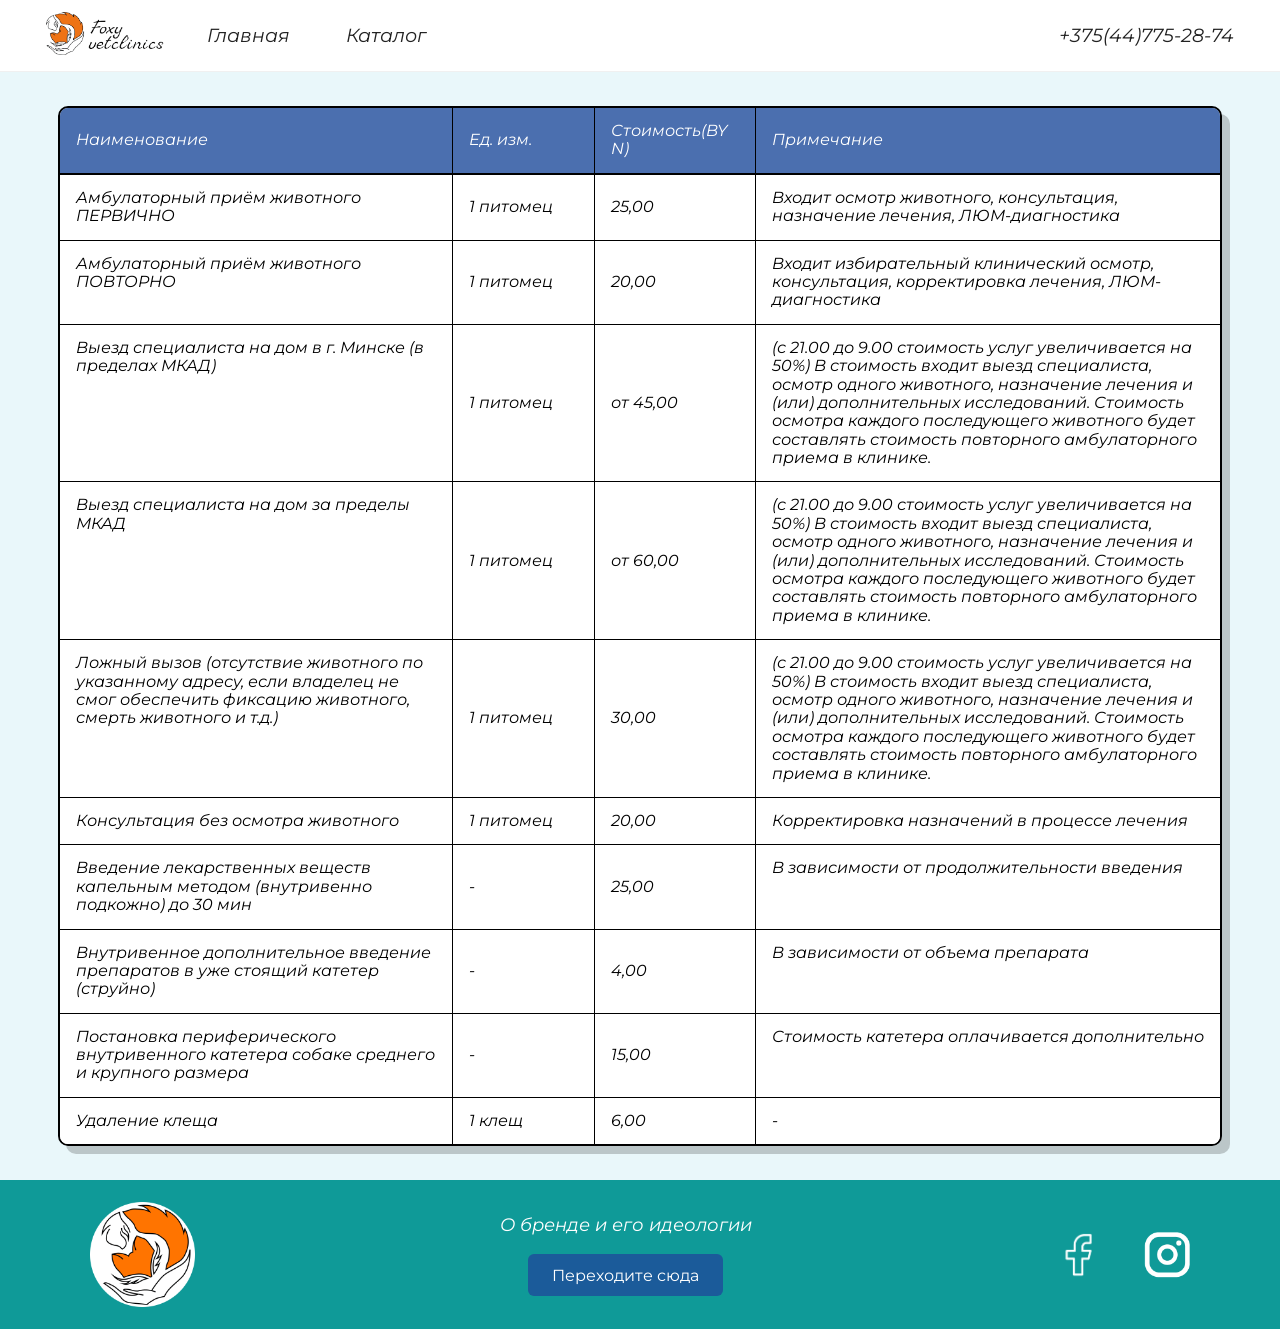
<file: 1.html>
<!DOCTYPE html>
    <html lang="en">
    <head>
        <meta charset="UTF-8">
        <meta name="viewport" content="width=device-width, initial-scale=1.0">
        <link rel="stylesheet" href="Foxy-vetclinics/styles/mycss.css">
        <link rel="apple-touch-icon" sizes="180x180" href="Foxy-vetclinics/files/logo-icon/icon192.png">
        <link rel="icon" type="image/png" sizes="32x32" href="Foxy-vetclinics/files/logo-icon/icon32.png">
        <link rel="icon" type="image/png" sizes="16x16" href="Foxy-vetclinics/files/logo-icon/icon15.png">
        <link rel="manifest" href="Foxy-vetclinics/files/logo-icon/site.webmanifest">
        <title>Foxy-vetclinics</title>
    </head>
    <style>
        html, body {
        height: 100%;
    }
    </style>
    <body>
   <header>
    <div class="header-inner">
        <a href="index.html" class="logo">
            <img src="Foxy-vetclinics/files/logo.png" alt="Foxy Vetclinics">
        </a>

        <button class="burger" id="burger" aria-label="Открыть меню" aria-expanded="false">
            <span></span>
            <span></span>
            <span></span>
        </button>

        <nav class="nav" id="nav">
            <a href="index.html">Главная</a>
            <a href="pricing.html">Каталог</a>
            <a href="tel:+375447752874" class="header-phone">+375(44)775-28-74</a>
        </nav>
    </div>
</header>


    <section>
        <section class="price-section">
            <div class="price-wrap">
            <div class="price-table">

                <div class="price-row price-row-head">
                    <div class="price-cell">Наименование</div>
                    <div class="price-cell">Ед. изм.</div>
                    <div class="price-cell">Стоимость(BYN)</div>
                    <div class="price-cell">Примечание</div>
                </div>

                <div class="price-row">
                    <div class="price-cell">Амбулаторный приём животного ПЕРВИЧНО</div>
                    <div class="price-cell">1 питомец</div>
                    <div class="price-cell">25,00</div>
                    <div class="price-cell">Входит осмотр животного, консультация, назначение лечения, ЛЮМ-диагностика</div>
                </div>

                <div class="price-row">
                    <div class="price-cell">Амбулаторный приём животного ПОВТОРНО</div>
                    <div class="price-cell">1 питомец</div>
                    <div class="price-cell">20,00</div>
                    <div class="price-cell">Входит избирательный клинический осмотр, консультация, корректировка лечения, ЛЮМ-диагностика</div>
                </div>
                
                <div class="price-row">
                    <div class="price-cell price-service">Выезд специалиста на дом в г. Минске (в пределах МКАД)</div>
                    <div class="price-cell price-unit">1 питомец</div>
                    <div class="price-cell price-cost">от 45,00</div>
                    <div class="price-cell price-note">(с 21.00 до 9.00 стоимость услуг увеличивается на 50%) В стоимость входит выезд специалиста, осмотр одного животного, назначение лечения и (или) дополнительных исследований. Стоимость осмотра каждого последующего животного будет составлять стоимость повторного амбулаторного приема в клинике.</div>
                </div>

                <div class="price-row">
                    <div class="price-cell price-service">Выезд специалиста на дом за пределы МКАД</div>
                    <div class="price-cell price-unit">1 питомец</div>
                    <div class="price-cell price-cost">от 60,00</div>
                    <div class="price-cell price-note">(с 21.00 до 9.00 стоимость услуг увеличивается на 50%) В стоимость входит выезд специалиста, осмотр одного животного, назначение лечения и (или) дополнительных исследований. Стоимость осмотра каждого последующего животного будет составлять стоимость повторного амбулаторного приема в клинике.</div>
                </div>

                <div class="price-row">
                    <div class="price-cell price-service">Ложный вызов (отсутствие животного по указанному адресу, если владелец не смог обеспечить фиксацию животного, смерть животного и т.д.)</div>
                    <div class="price-cell price-unit">1 питомец</div>
                    <div class="price-cell price-cost">30,00</div>
                    <div class="price-cell price-note">(с 21.00 до 9.00 стоимость услуг увеличивается на 50%) В стоимость входит выезд специалиста, осмотр одного животного, назначение лечения и (или) дополнительных исследований. Стоимость осмотра каждого последующего животного будет составлять стоимость повторного амбулаторного приема в клинике.</div>
                </div>

                <div class="price-row">
                    <div class="price-cell price-service">Консультация без осмотра животного</div>
                    <div class="price-cell price-unit">1 питомец</div>
                    <div class="price-cell price-cost">20,00</div>
                    <div class="price-cell price-note">Корректировка назначений в процессе лечения</div>
                </div>

                <div class="price-row">
                    <div class="price-cell price-service">Введение лекарственных веществ капельным методом (внутривенно подкожно) до 30 мин</div>
                    <div class="price-cell price-unit">-</div>
                    <div class="price-cell price-cost">25,00</div>
                    <div class="price-cell price-note">В зависимости от продолжительности введения</div>
                </div>

                <div class="price-row">
                    <div class="price-cell price-service">Внутривенное дополнительное введение препаратов в уже стоящий катетер (струйно)</div>
                    <div class="price-cell price-unit">-</div>
                    <div class="price-cell price-cost">4,00</div>
                    <div class="price-cell price-note">В зависимости от объема препарата</div>
                </div>

                <div class="price-row">
                    <div class="price-cell price-service">Постановка периферического внутривенного катетера собаке среднего и крупного размера</div>
                    <div class="price-cell price-unit">-</div>
                    <div class="price-cell price-cost">15,00</div>
                    <div class="price-cell price-note">Стоимость катетера оплачивается дополнительно</div>
                </div>

                <div class="price-row">
                    <div class="price-cell price-service">Удаление клеща</div>
                    <div class="price-cell price-unit">1 клещ</div>
                    <div class="price-cell price-cost">6,00</div>
                    <div class="price-cell price-note">-</div>
                </div>
            </div>
        </div>
    </section>

    </section>
    
    <footer>
    <div class="footer-inner">
            <a href="index.html" class="footer-logo">
                <img src="Foxy-vetclinics/files/logofooter.png" alt="Foxy Vetclinics">
            </a>

            <div class="footer-center">
                <p>О бренде и его идеологии</p>
                <a href="#" class="footer-btn">Переходите сюда</a>
            </div>

            <div class="footer-socials">
                <a href="#" aria-label="Facebook" class="footer-social">
                    <img src="Foxy-vetclinics/files/facebook.png" alt="Facebook">
                </a>
                <a href="#" aria-label="Instagram" class="footer-social">
                    <img src="Foxy-vetclinics/files/inst.png" alt="Instagram">
                </a>
            </div>
        </div>
    </footer>
      <script>
document.addEventListener("DOMContentLoaded", function () {
    const burger = document.getElementById("burger");
    const nav = document.getElementById("nav");

    burger.addEventListener("click", function () {
        burger.classList.toggle("active");
        nav.classList.toggle("nav-open");

        const isOpen = nav.classList.contains("nav-open");
        burger.setAttribute("aria-expanded", isOpen ? "true" : "false");
    });

    document.addEventListener("click", function (e) {
        if (!burger.contains(e.target) && !nav.contains(e.target)) {
            burger.classList.remove("active");
            nav.classList.remove("nav-open");
            burger.setAttribute("aria-expanded", "false");
        }
    });
});
</script>
    </body>
        </html>
</file>
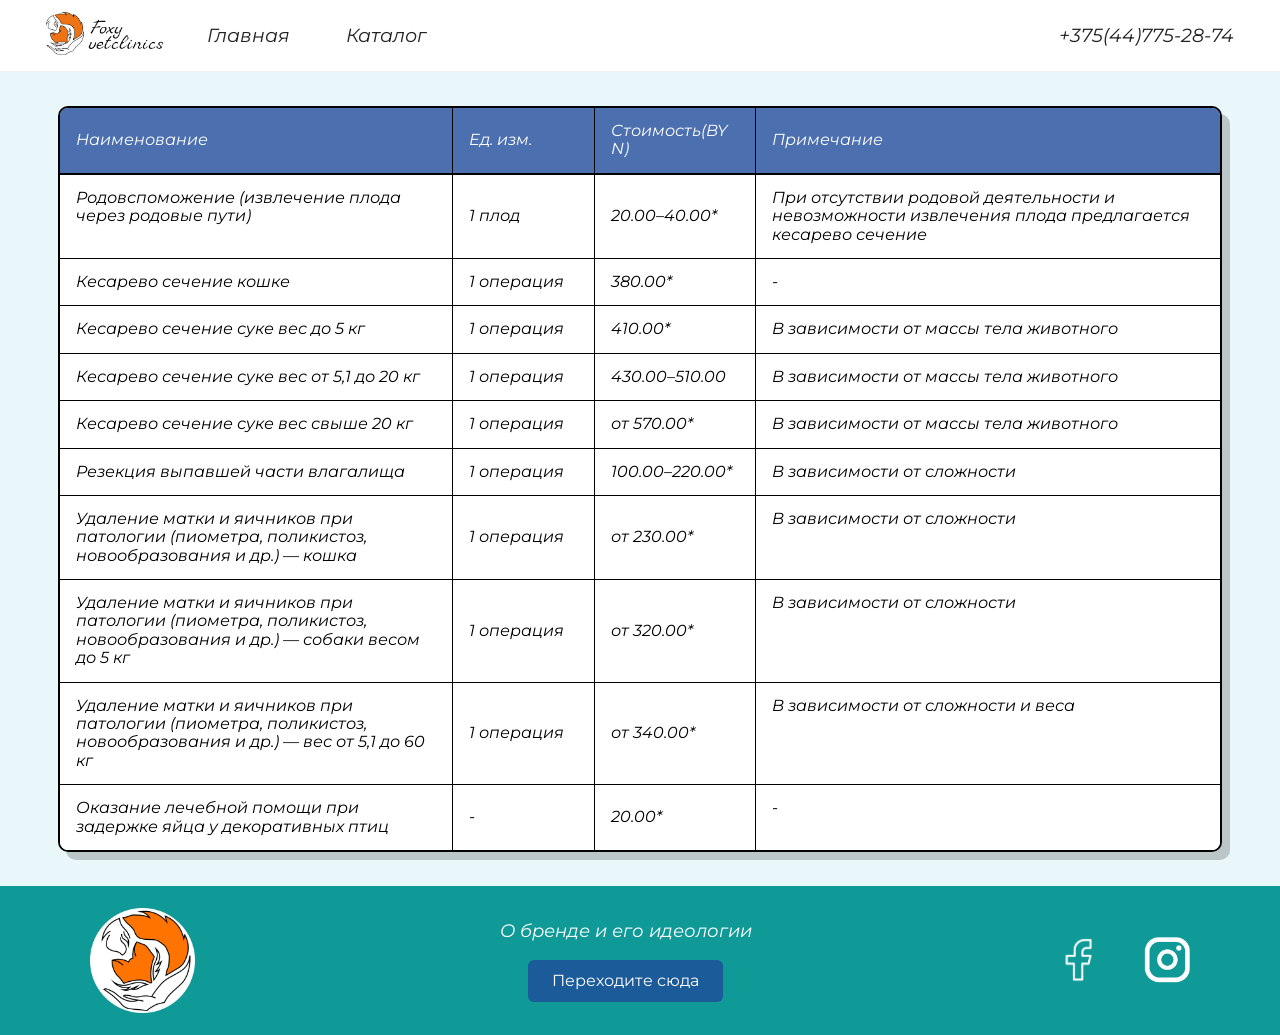
<file: 10.html>
<!DOCTYPE html>
<html lang="en">
<head>
    <meta charset="UTF-8">
    <meta name="viewport" content="width=device-width, initial-scale=1.0">
    <link rel="stylesheet" href="Foxy-vetclinics/styles/mycss.css">
    <link rel="apple-touch-icon" sizes="180x180" href="Foxy-vetclinics/files/logo-icon/icon192.png">
    <link rel="icon" type="image/png" sizes="32x32" href="Foxy-vetclinics/files/logo-icon/icon32.png">
    <link rel="icon" type="image/png" sizes="16x16" href="Foxy-vetclinics/files/logo-icon/icon15.png">
    <link rel="manifest" href="Foxy-vetclinics/files/logo-icon/site.webmanifest">
    <title>Foxy-vetclinics</title>
  </head>
   <style>
    html, body {
    height: 100%;
}
</style>
<body>
    <header>
    <div class="header-inner">
        <a href="index.html" class="logo">
            <img src="Foxy-vetclinics/files/logo.png" alt="Foxy Vetclinics">
        </a>

        <button class="burger" id="burger" aria-label="Открыть меню" aria-expanded="false">
            <span></span>
            <span></span>
            <span></span>
        </button>

        <nav class="nav" id="nav">
            <a href="index.html">Главная</a>
            <a href="pricing.html">Каталог</a>
            <a href="tel:+375447752874" class="header-phone">+375(44)775-28-74</a>
        </nav>
    </div>
</header>

<section class="price-section">
    <div class="price-wrap">
        <div class="price-table">

            <div class="price-row price-row-head">
                <div class="price-cell">Наименование</div>
                <div class="price-cell">Ед. изм.</div>
                <div class="price-cell">Стоимость(BYN)</div>
                <div class="price-cell">Примечание</div>
            </div>

            <div class="price-row">
                <div class="price-cell">Родовспоможение (извлечение плода через родовые пути)</div>
                <div class="price-cell">1 плод</div>
                <div class="price-cell">20.00–40.00*</div>
                <div class="price-cell">При отсутствии родовой деятельности и невозможности извлечения плода предлагается кесарево сечение</div>
            </div>

            <div class="price-row">
                <div class="price-cell">Кесарево сечение кошке</div>
                <div class="price-cell">1 операция</div>
                <div class="price-cell">380.00*</div>
                <div class="price-cell">-</div>
            </div>

            <div class="price-row">
                <div class="price-cell">Кесарево сечение суке вес до 5 кг</div>
                <div class="price-cell">1 операция</div>
                <div class="price-cell">410.00*</div>
                <div class="price-cell">В зависимости от массы тела животного</div>
            </div>

            <div class="price-row">
                <div class="price-cell">Кесарево сечение суке вес от 5,1 до 20 кг</div>
                <div class="price-cell">1 операция</div>
                <div class="price-cell">430.00–510.00</div>
                <div class="price-cell">В зависимости от массы тела животного</div>
            </div>

            <div class="price-row">
                <div class="price-cell">Кесарево сечение суке вес свыше 20 кг</div>
                <div class="price-cell">1 операция</div>
                <div class="price-cell">от 570.00*</div>
                <div class="price-cell">В зависимости от массы тела животного</div>
            </div>

            <div class="price-row">
                <div class="price-cell">Резекция выпавшей части влагалища</div>
                <div class="price-cell">1 операция</div>
                <div class="price-cell">100.00–220.00*</div>
                <div class="price-cell">В зависимости от сложности</div>
            </div>

            <div class="price-row">
                <div class="price-cell">Удаление матки и яичников при патологии (пиометра, поликистоз, новообразования и др.) — кошка</div>
                <div class="price-cell">1 операция</div>
                <div class="price-cell">от 230.00*</div>
                <div class="price-cell">В зависимости от сложности</div>
            </div>

            <div class="price-row">
                <div class="price-cell">Удаление матки и яичников при патологии (пиометра, поликистоз, новообразования и др.) — собаки весом до 5 кг</div>
                <div class="price-cell">1 операция</div>
                <div class="price-cell">от 320.00*</div>
                <div class="price-cell">В зависимости от сложности</div>
            </div>

            <div class="price-row">
                <div class="price-cell">Удаление матки и яичников при патологии (пиометра, поликистоз, новообразования и др.) — вес от 5,1 до 60 кг</div>
                <div class="price-cell">1 операция</div>
                <div class="price-cell">от 340.00*</div>
                <div class="price-cell">В зависимости от сложности и веса</div>
            </div>

            <div class="price-row">
                <div class="price-cell">Оказание лечебной помощи при задержке яйца у декоративных птиц</div>
                <div class="price-cell">-</div>
                <div class="price-cell">20.00*</div>
                <div class="price-cell">-</div>
            </div>

        </div>
    </div>
</section>
  
   <footer>
<div class="footer-inner">
        <a href="index.html" class="footer-logo">
            <img src="Foxy-vetclinics/files/logofooter.png" alt="Foxy Vetclinics">
        </a>

        <div class="footer-center">
            <p>О бренде и его идеологии</p>
            <a href="#" class="footer-btn">Переходите сюда</a>
        </div>

        <div class="footer-socials">
            <a href="#" aria-label="Facebook" class="footer-social">
                <img src="Foxy-vetclinics/files/facebook.png" alt="Facebook">
            </a>
            <a href="#" aria-label="Instagram" class="footer-social">
                <img src="Foxy-vetclinics/files/inst.png" alt="Instagram">
            </a>
        </div>
    </div>
  </footer>
    <script>
document.addEventListener("DOMContentLoaded", function () {
    const burger = document.getElementById("burger");
    const nav = document.getElementById("nav");

    burger.addEventListener("click", function () {
        burger.classList.toggle("active");
        nav.classList.toggle("nav-open");

        const isOpen = nav.classList.contains("nav-open");
        burger.setAttribute("aria-expanded", isOpen ? "true" : "false");
    });

    document.addEventListener("click", function (e) {
        if (!burger.contains(e.target) && !nav.contains(e.target)) {
            burger.classList.remove("active");
            nav.classList.remove("nav-open");
            burger.setAttribute("aria-expanded", "false");
        }
    });
});
</script>
   </body>
    </html>
</file>
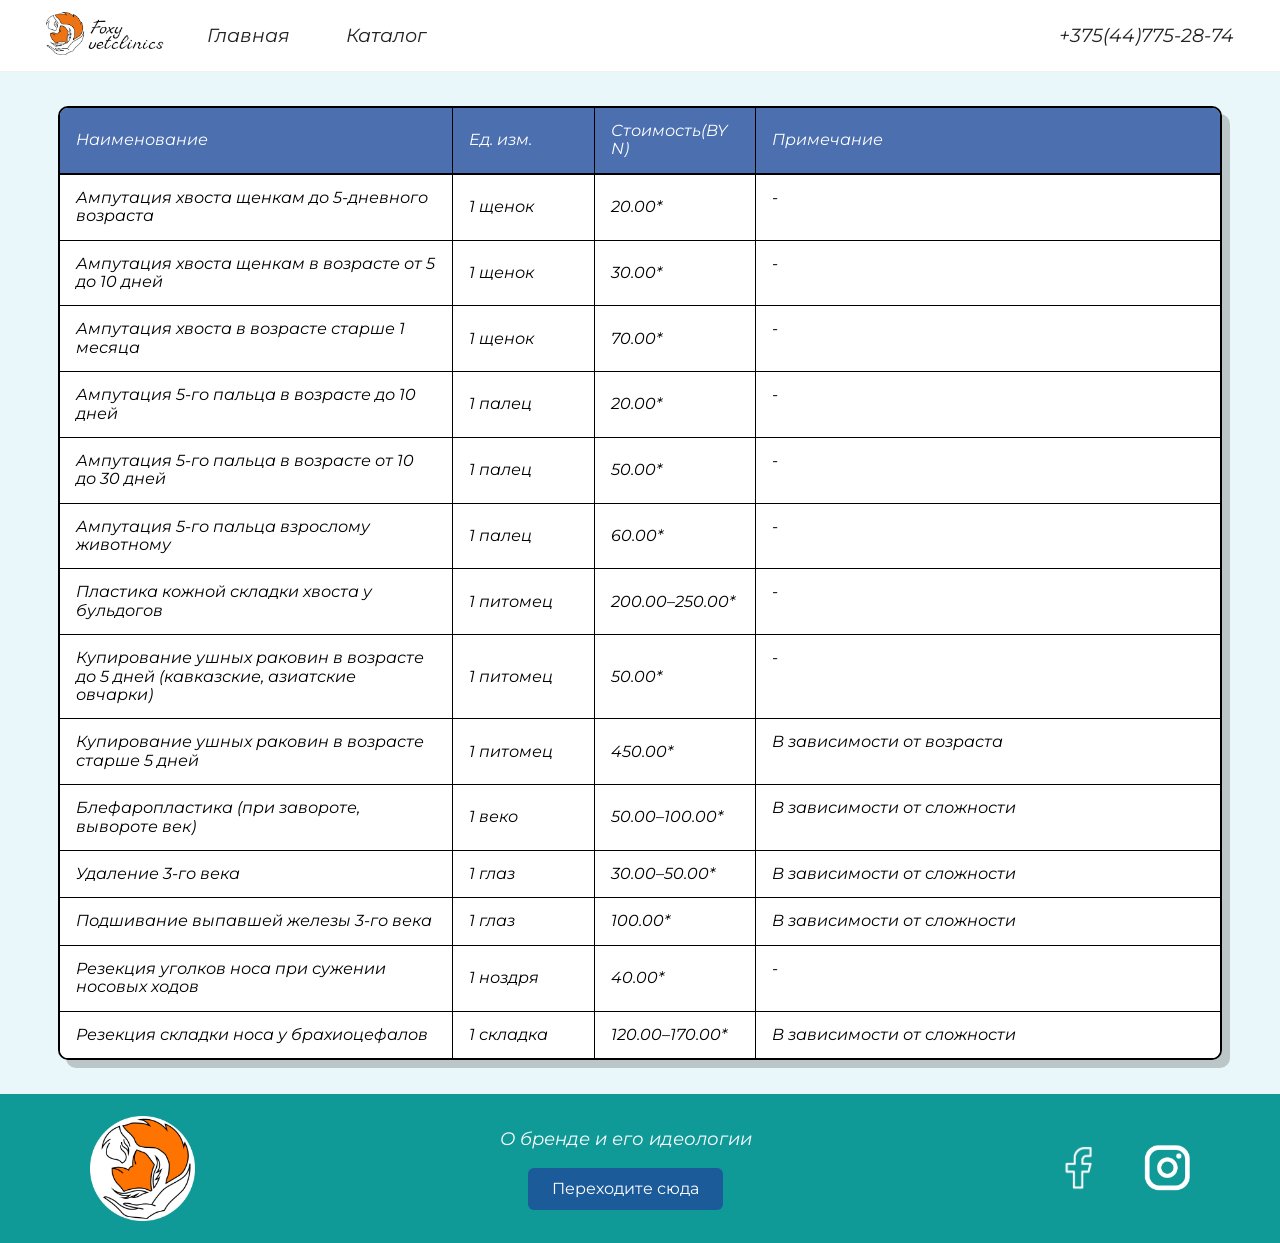
<file: 11.html>
<!DOCTYPE html>
<html lang="en">
<head>
    <meta charset="UTF-8">
    <meta name="viewport" content="width=device-width, initial-scale=1.0">
    <link rel="stylesheet" href="Foxy-vetclinics/styles/mycss.css">
    <link rel="apple-touch-icon" sizes="180x180" href="Foxy-vetclinics/files/logo-icon/icon192.png">
    <link rel="icon" type="image/png" sizes="32x32" href="Foxy-vetclinics/files/logo-icon/icon32.png">
    <link rel="icon" type="image/png" sizes="16x16" href="Foxy-vetclinics/files/logo-icon/icon15.png">
    <link rel="manifest" href="Foxy-vetclinics/files/logo-icon/site.webmanifest">
    <title>Foxy-vetclinics</title>
  </head>
   <style>
    html, body {
    height: 100%;
}
</style> 
<body>
  <header>
    <div class="header-inner">
        <a href="index.html" class="logo">
            <img src="Foxy-vetclinics/files/logo.png" alt="Foxy Vetclinics">
        </a>

        <button class="burger" id="burger" aria-label="Открыть меню" aria-expanded="false">
            <span></span>
            <span></span>
            <span></span>
        </button>

        <nav class="nav" id="nav">
            <a href="index.html">Главная</a>
            <a href="pricing.html">Каталог</a>
            <a href="tel:+375447752874" class="header-phone">+375(44)775-28-74</a>
        </nav>
    </div>
</header>

<section class="price-section">
    <div class="price-wrap">
        <div class="price-table">

            <div class="price-row price-row-head">
                <div class="price-cell">Наименование</div>
                <div class="price-cell">Ед. изм.</div>
                <div class="price-cell">Стоимость(BYN)</div>
                <div class="price-cell">Примечание</div>
            </div>

            <div class="price-row">
                <div class="price-cell">Ампутация хвоста щенкам до 5-дневного возраста</div>
                <div class="price-cell">1 щенок</div>
                <div class="price-cell">20.00*</div>
                <div class="price-cell">-</div>
            </div>

            <div class="price-row">
                <div class="price-cell">Ампутация хвоста щенкам в возрасте от 5 до 10 дней</div>
                <div class="price-cell">1 щенок</div>
                <div class="price-cell">30.00*</div>
                <div class="price-cell">-</div>
            </div>

            <div class="price-row">
                <div class="price-cell">Ампутация хвоста в возрасте старше 1 месяца</div>
                <div class="price-cell">1 щенок</div>
                <div class="price-cell">70.00*</div>
                <div class="price-cell">-</div>
            </div>

            <div class="price-row">
                <div class="price-cell">Ампутация 5-го пальца в возрасте до 10 дней</div>
                <div class="price-cell">1 палец</div>
                <div class="price-cell">20.00*</div>
                <div class="price-cell">-</div>
            </div>

            <div class="price-row">
                <div class="price-cell">Ампутация 5-го пальца в возрасте от 10 до 30 дней</div>
                <div class="price-cell">1 палец</div>
                <div class="price-cell">50.00*</div>
                <div class="price-cell">-</div>
            </div>

            <div class="price-row">
                <div class="price-cell">Ампутация 5-го пальца взрослому животному</div>
                <div class="price-cell">1 палец</div>
                <div class="price-cell">60.00*</div>
                <div class="price-cell">-</div>
            </div>

            <div class="price-row">
                <div class="price-cell">Пластика кожной складки хвоста у бульдогов</div>
                <div class="price-cell">1 питомец</div>
                <div class="price-cell">200.00–250.00*</div>
                <div class="price-cell">-</div>
            </div>

            <div class="price-row">
                <div class="price-cell">Купирование ушных раковин в возрасте до 5 дней (кавказские, азиатские овчарки)</div>
                <div class="price-cell">1 питомец</div>
                <div class="price-cell">50.00*</div>
                <div class="price-cell">-</div>
            </div>

            <div class="price-row">
                <div class="price-cell">Купирование ушных раковин в возрасте старше 5 дней</div>
                <div class="price-cell">1 питомец</div>
                <div class="price-cell">450.00*</div>
                <div class="price-cell">В зависимости от возраста</div>
            </div>

            <div class="price-row">
                <div class="price-cell">Блефаропластика (при завороте, вывороте век)</div>
                <div class="price-cell">1 веко</div>
                <div class="price-cell">50.00–100.00*</div>
                <div class="price-cell">В зависимости от сложности</div>
            </div>

            <div class="price-row">
                <div class="price-cell">Удаление 3-го века</div>
                <div class="price-cell">1 глаз</div>
                <div class="price-cell">30.00–50.00*</div>
                <div class="price-cell">В зависимости от сложности</div>
            </div>

            <div class="price-row">
                <div class="price-cell">Подшивание выпавшей железы 3-го века</div>
                <div class="price-cell">1 глаз</div>
                <div class="price-cell">100.00*</div>
                <div class="price-cell">В зависимости от сложности</div>
            </div>

            <div class="price-row">
                <div class="price-cell">Резекция уголков носа при сужении носовых ходов</div>
                <div class="price-cell">1 ноздря</div>
                <div class="price-cell">40.00*</div>
                <div class="price-cell">-</div>
            </div>

            <div class="price-row">
                <div class="price-cell">Резекция складки носа у брахиоцефалов</div>
                <div class="price-cell">1 складка</div>
                <div class="price-cell">120.00–170.00*</div>
                <div class="price-cell">В зависимости от сложности</div>
            </div>

        </div>
    </div>
</section>
  
   <footer>
<div class="footer-inner">
        <a href="index.html" class="footer-logo">
            <img src="Foxy-vetclinics/files/logofooter.png" alt="Foxy Vetclinics">
        </a>

        <div class="footer-center">
            <p>О бренде и его идеологии</p>
            <a href="#" class="footer-btn">Переходите сюда</a>
        </div>

        <div class="footer-socials">
            <a href="#" aria-label="Facebook" class="footer-social">
                <img src="Foxy-vetclinics/files/facebook.png" alt="Facebook">
            </a>
            <a href="#" aria-label="Instagram" class="footer-social">
                <img src="Foxy-vetclinics/files/inst.png" alt="Instagram">
            </a>
        </div>
    </div>
  </footer>
    <script>
document.addEventListener("DOMContentLoaded", function () {
    const burger = document.getElementById("burger");
    const nav = document.getElementById("nav");

    burger.addEventListener("click", function () {
        burger.classList.toggle("active");
        nav.classList.toggle("nav-open");

        const isOpen = nav.classList.contains("nav-open");
        burger.setAttribute("aria-expanded", isOpen ? "true" : "false");
    });

    document.addEventListener("click", function (e) {
        if (!burger.contains(e.target) && !nav.contains(e.target)) {
            burger.classList.remove("active");
            nav.classList.remove("nav-open");
            burger.setAttribute("aria-expanded", "false");
        }
    });
});
</script>
   </body>
    </html>
</file>
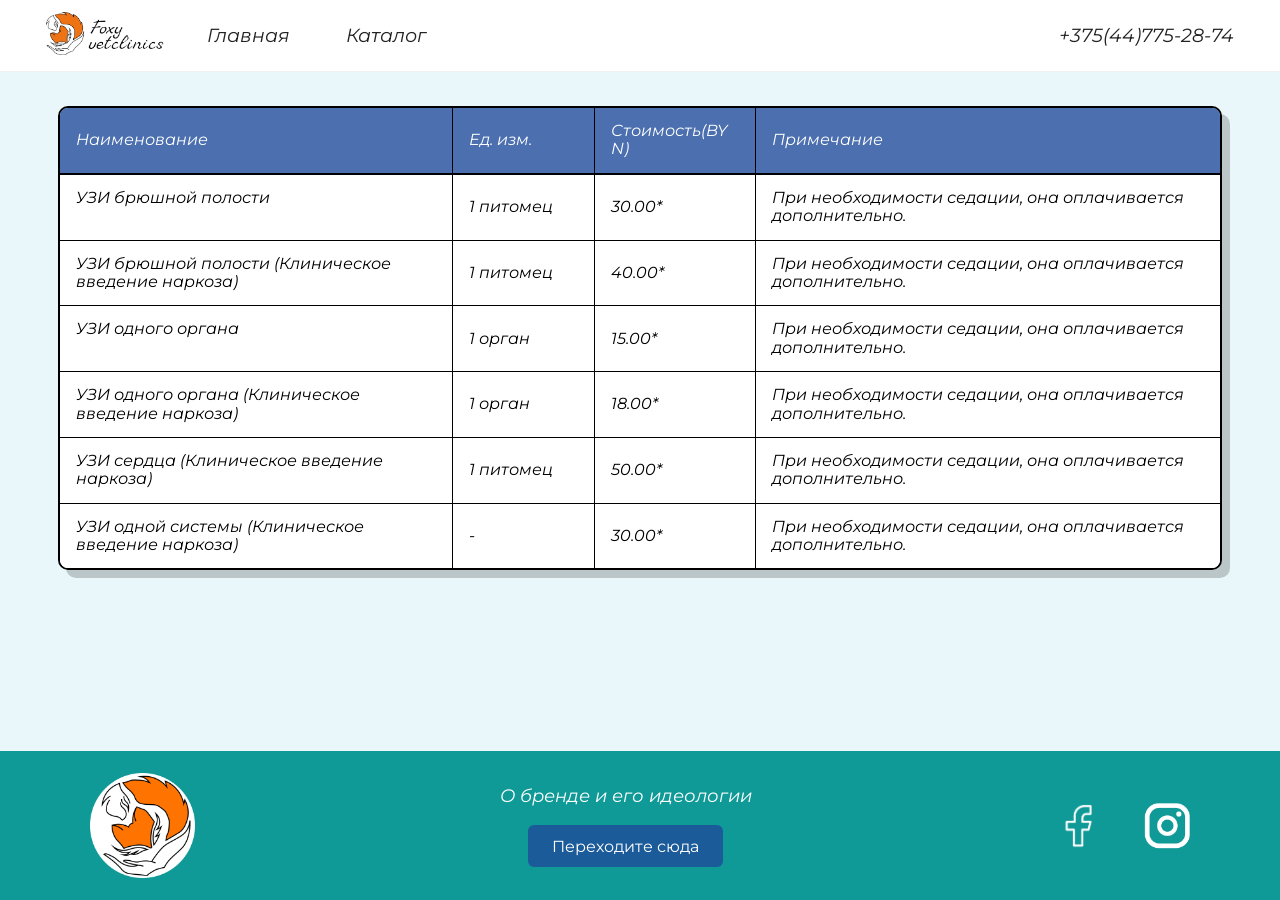
<file: 2.html>
<!DOCTYPE html>
<html lang="en">
<head>
    <meta charset="UTF-8">
    <meta name="viewport" content="width=device-width, initial-scale=1.0">
    <link rel="stylesheet" href="Foxy-vetclinics/styles/mycss.css">
    <link rel="apple-touch-icon" sizes="180x180" href="Foxy-vetclinics/files/logo-icon/icon192.png">
    <link rel="icon" type="image/png" sizes="32x32" href="Foxy-vetclinics/files/logo-icon/icon32.png">
    <link rel="icon" type="image/png" sizes="16x16" href="Foxy-vetclinics/files/logo-icon/icon15.png">
    <link rel="manifest" href="Foxy-vetclinics/files/logo-icon/site.webmanifest">
    <title>Foxy-vetclinics</title>
  </head>
  <style>
    html, body {
    height: 100%;
}
</style>
<body>
     <header>
    <div class="header-inner">
        <a href="index.html" class="logo">
            <img src="Foxy-vetclinics/files/logo.png" alt="Foxy Vetclinics">
        </a>

        <button class="burger" id="burger" aria-label="Открыть меню" aria-expanded="false">
            <span></span>
            <span></span>
            <span></span>
        </button>

        <nav class="nav" id="nav">
            <a href="index.html">Главная</a>
            <a href="pricing.html">Каталог</a>
            <a href="tel:+375447752874" class="header-phone">+375(44)775-28-74</a>
        </nav>
    </div>
</header>

<section class="price-section">
    <div class="price-wrap">
        <div class="price-table">

            <div class="price-row price-row-head">
                <div class="price-cell">Наименование</div>
                <div class="price-cell">Ед. изм.</div>
                <div class="price-cell">Стоимость(BYN)</div>
                <div class="price-cell">Примечание</div>
            </div>

            <div class="price-row">
                <div class="price-cell">УЗИ брюшной полости</div>
                <div class="price-cell">1 питомец</div>
                <div class="price-cell">30.00*</div>
                <div class="price-cell">При необходимости седации, она оплачивается дополнительно.</div>
            </div>

            <div class="price-row">
                <div class="price-cell">УЗИ брюшной полости (Клиническое введение наркоза)</div>
                <div class="price-cell">1 питомец</div>
                <div class="price-cell">40.00*</div>
                <div class="price-cell">При необходимости седации, она оплачивается дополнительно.</div>
            </div>

            <div class="price-row">
                <div class="price-cell">УЗИ одного органа</div>
                <div class="price-cell">1 орган</div>
                <div class="price-cell">15.00*</div>
                <div class="price-cell">При необходимости седации, она оплачивается дополнительно.</div>
            </div>

            <div class="price-row">
                <div class="price-cell">УЗИ одного органа (Клиническое введение наркоза)</div>
                <div class="price-cell">1 орган</div>
                <div class="price-cell">18.00*</div>
                <div class="price-cell">При необходимости седации, она оплачивается дополнительно.</div>
            </div>

            <div class="price-row">
                <div class="price-cell">УЗИ сердца (Клиническое введение наркоза)</div>
                <div class="price-cell">1 питомец</div>
                <div class="price-cell">50.00*</div>
                <div class="price-cell">При необходимости седации, она оплачивается дополнительно.</div>
            </div>

            <div class="price-row">
                <div class="price-cell">УЗИ одной системы (Клиническое введение наркоза)</div>
                <div class="price-cell">-</div>
                <div class="price-cell">30.00*</div>
                <div class="price-cell">При необходимости седации, она оплачивается дополнительно.</div>
            </div>

        </div>
    </div>
</section>


   </section>
  
   <footer>
<div class="footer-inner">
        <a href="index.html" class="footer-logo">
            <img src="Foxy-vetclinics/files/logofooter.png" alt="Foxy Vetclinics">
        </a>

        <div class="footer-center">
            <p>О бренде и его идеологии</p>
            <a href="#" class="footer-btn">Переходите сюда</a>
        </div>

        <div class="footer-socials">
            <a href="#" aria-label="Facebook" class="footer-social">
                <img src="Foxy-vetclinics/files/facebook.png" alt="Facebook">
            </a>
            <a href="#" aria-label="Instagram" class="footer-social">
                <img src="Foxy-vetclinics/files/inst.png" alt="Instagram">
            </a>
        </div>
    </div>
  </footer>
    <script>
document.addEventListener("DOMContentLoaded", function () {
    const burger = document.getElementById("burger");
    const nav = document.getElementById("nav");

    burger.addEventListener("click", function () {
        burger.classList.toggle("active");
        nav.classList.toggle("nav-open");

        const isOpen = nav.classList.contains("nav-open");
        burger.setAttribute("aria-expanded", isOpen ? "true" : "false");
    });

    document.addEventListener("click", function (e) {
        if (!burger.contains(e.target) && !nav.contains(e.target)) {
            burger.classList.remove("active");
            nav.classList.remove("nav-open");
            burger.setAttribute("aria-expanded", "false");
        }
    });
});
</script>
   </body>
    </html>
</file>
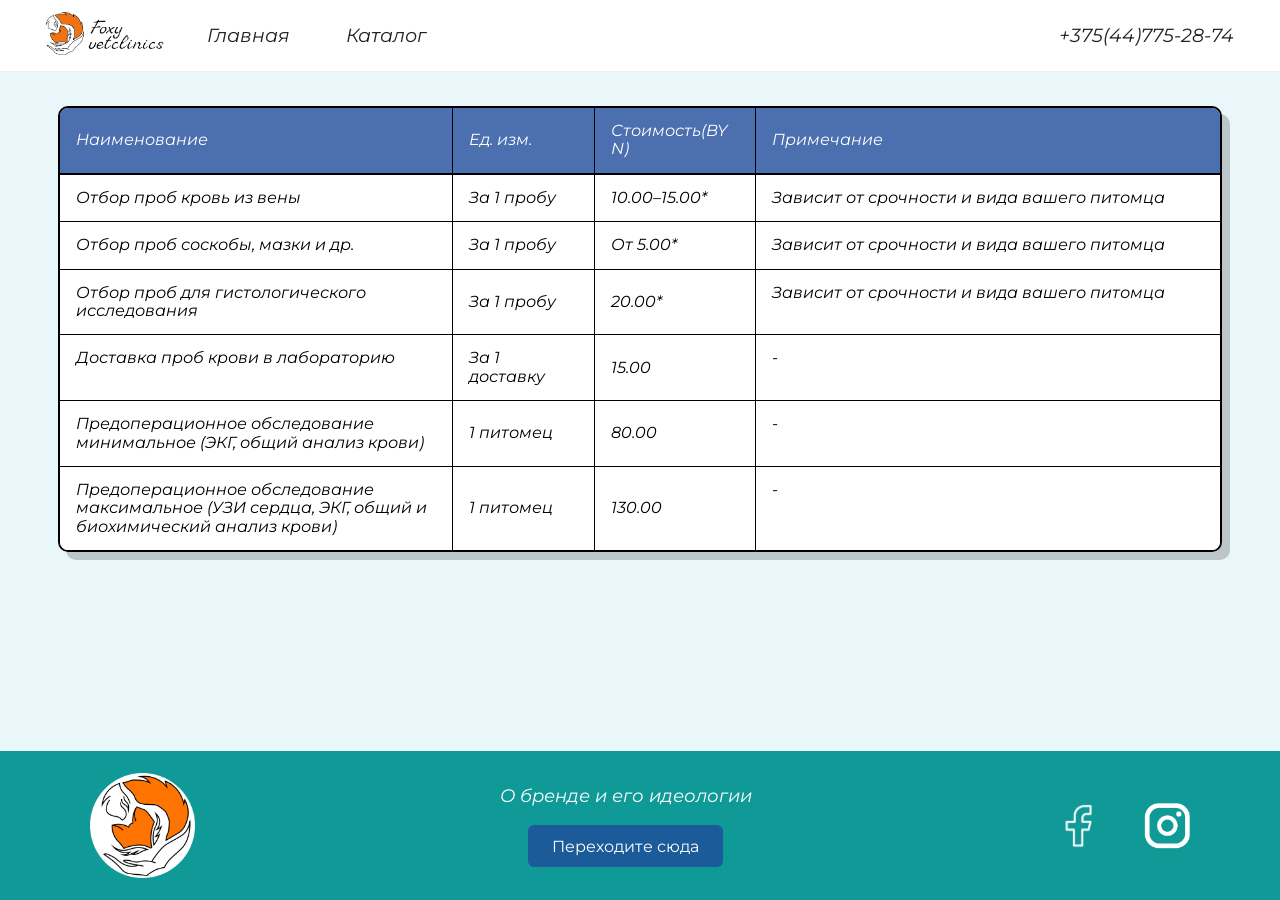
<file: 3.html>
<!DOCTYPE html>
<html lang="en">
<head>
    <meta charset="UTF-8">
    <meta name="viewport" content="width=device-width, initial-scale=1.0">
    <link rel="stylesheet" href="Foxy-vetclinics/styles/mycss.css">
    <link rel="apple-touch-icon" sizes="180x180" href="Foxy-vetclinics/files/logo-icon/icon192.png">
    <link rel="icon" type="image/png" sizes="32x32" href="Foxy-vetclinics/files/logo-icon/icon32.png">
    <link rel="icon" type="image/png" sizes="16x16" href="Foxy-vetclinics/files/logo-icon/icon15.png">
    <link rel="manifest" href="Foxy-vetclinics/files/logo-icon/site.webmanifest">
    <title>Foxy-vetclinics</title>
  </head>
  <style>
    html, body {
    height: 100%;
}
</style>
<body>
  <header>
    <div class="header-inner">
        <a href="index.html" class="logo">
            <img src="Foxy-vetclinics/files/logo.png" alt="Foxy Vetclinics">
        </a>

        <button class="burger" id="burger" aria-label="Открыть меню" aria-expanded="false">
            <span></span>
            <span></span>
            <span></span>
        </button>

        <nav class="nav" id="nav">
            <a href="index.html">Главная</a>
            <a href="pricing.html">Каталог</a>
            <a href="tel:+375447752874" class="header-phone">+375(44)775-28-74</a>
        </nav>
    </div>
</header>

<section class="price-section">
    <div class="price-wrap">
        <div class="price-table">

  
            <div class="price-row price-row-head">
                <div class="price-cell">Наименование</div>
                <div class="price-cell">Ед. изм.</div>
                <div class="price-cell">Стоимость(BYN)</div>
                <div class="price-cell">Примечание</div>
            </div>

            <div class="price-row">
                <div class="price-cell">Отбор проб кровь из вены</div>
                <div class="price-cell">За 1 пробу</div>
                <div class="price-cell">10.00–15.00*</div>
                <div class="price-cell">Зависит от срочности и вида вашего питомца</div>
            </div>

            <div class="price-row">
                <div class="price-cell">Отбор проб соскобы, мазки и др.</div>
                <div class="price-cell">За 1 пробу</div>
                <div class="price-cell">От 5.00*</div>
                <div class="price-cell">Зависит от срочности и вида вашего питомца</div>
            </div>

            <div class="price-row">
                <div class="price-cell">Отбор проб для гистологического исследования</div>
                <div class="price-cell">За 1 пробу</div>
                <div class="price-cell">20.00*</div>
                <div class="price-cell">Зависит от срочности и вида вашего питомца</div>
            </div>

            <div class="price-row">
                <div class="price-cell">Доставка проб крови в лабораторию</div>
                <div class="price-cell">За 1 доставку</div>
                <div class="price-cell">15.00</div>
                <div class="price-cell">-</div>
            </div>

            <div class="price-row">
                <div class="price-cell">Предоперационное обследование минимальное (ЭКГ, общий анализ крови)</div>
                <div class="price-cell">1 питомец</div>
                <div class="price-cell">80.00</div>
                <div class="price-cell">-</div>
            </div>

            <div class="price-row">
                <div class="price-cell">Предоперационное обследование максимальное (УЗИ сердца, ЭКГ, общий и биохимический анализ крови)</div>
                <div class="price-cell">1 питомец</div>
                <div class="price-cell">130.00</div>
                <div class="price-cell">-</div>
            </div>

        </div>
    </div>
</section>
  
   <footer>
<div class="footer-inner">
        <a href="index.html" class="footer-logo">
            <img src="Foxy-vetclinics/files/logofooter.png" alt="Foxy Vetclinics">
        </a>

        <div class="footer-center">
            <p>О бренде и его идеологии</p>
            <a href="#" class="footer-btn">Переходите сюда</a>
        </div>

        <div class="footer-socials">
            <a href="#" aria-label="Facebook" class="footer-social">
                <img src="Foxy-vetclinics/files/facebook.png" alt="Facebook">
            </a>
            <a href="#" aria-label="Instagram" class="footer-social">
                <img src="Foxy-vetclinics/files/inst.png" alt="Instagram">
            </a>
        </div>
    </div>
  </footer>
    <script>
document.addEventListener("DOMContentLoaded", function () {
    const burger = document.getElementById("burger");
    const nav = document.getElementById("nav");

    burger.addEventListener("click", function () {
        burger.classList.toggle("active");
        nav.classList.toggle("nav-open");

        const isOpen = nav.classList.contains("nav-open");
        burger.setAttribute("aria-expanded", isOpen ? "true" : "false");
    });

    document.addEventListener("click", function (e) {
        if (!burger.contains(e.target) && !nav.contains(e.target)) {
            burger.classList.remove("active");
            nav.classList.remove("nav-open");
            burger.setAttribute("aria-expanded", "false");
        }
    });
});
</script>
   </body>
    </html>
</file>
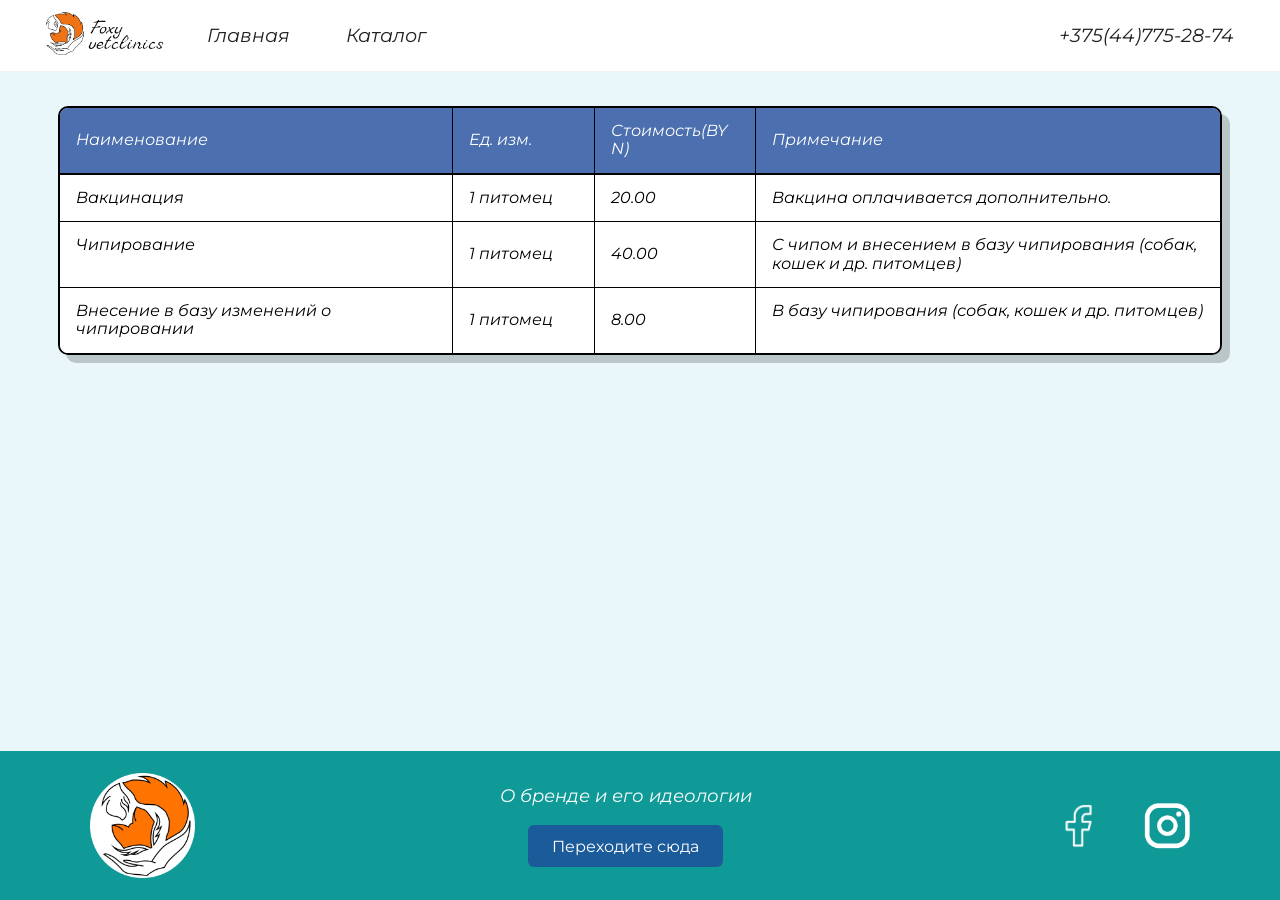
<file: 4.html>
<!DOCTYPE html>
<html lang="en">
<head>
    <meta charset="UTF-8">
    <meta name="viewport" content="width=device-width, initial-scale=1.0">
    <link rel="stylesheet" href="Foxy-vetclinics/styles/mycss.css">
    <link rel="apple-touch-icon" sizes="180x180" href="Foxy-vetclinics/files/logo-icon/icon192.png">
    <link rel="icon" type="image/png" sizes="32x32" href="Foxy-vetclinics/files/logo-icon/icon32.png">
    <link rel="icon" type="image/png" sizes="16x16" href="Foxy-vetclinics/files/logo-icon/icon15.png">
    <link rel="manifest" href="Foxy-vetclinics/files/logo-icon/site.webmanifest">
    <title>Foxy-vetclinics</title>
  </head>
  <style>
    html, body {
    height: 100%;
}
</style>
<body>
  <header>
    <div class="header-inner">
        <a href="index.html" class="logo">
            <img src="Foxy-vetclinics/files/logo.png" alt="Foxy Vetclinics">
        </a>

        <button class="burger" id="burger" aria-label="Открыть меню" aria-expanded="false">
            <span></span>
            <span></span>
            <span></span>
        </button>

        <nav class="nav" id="nav">
            <a href="index.html">Главная</a>
            <a href="pricing.html">Каталог</a>
            <a href="tel:+375447752874" class="header-phone">+375(44)775-28-74</a>
        </nav>
    </div>
</header>

<section class="price-section">
    <div class="price-wrap">
        <div class="price-table">

            <div class="price-row price-row-head">
                <div class="price-cell">Наименование</div>
                <div class="price-cell">Ед. изм.</div>
                <div class="price-cell">Стоимость(BYN)</div>
                <div class="price-cell">Примечание</div>
            </div>

            <div class="price-row">
                <div class="price-cell">Вакцинация</div>
                <div class="price-cell">1 питомец</div>
                <div class="price-cell">20.00</div>
                <div class="price-cell">Вакцина оплачивается дополнительно.</div>
            </div>

            <div class="price-row">
                <div class="price-cell">Чипирование</div>
                <div class="price-cell">1 питомец</div>
                <div class="price-cell">40.00</div>
                <div class="price-cell">С чипом и внесением в базу чипирования (собак, кошек и др. питомцев)</div>
            </div>

            <div class="price-row">
                <div class="price-cell">Внесение в базу изменений о чипировании</div>
                <div class="price-cell">1 питомец</div>
                <div class="price-cell">8.00</div>
                <div class="price-cell">В базу чипирования (собак, кошек и др. питомцев)</div>
            </div>

        </div>
    </div>
</section>


  
   <footer>
<div class="footer-inner">
        <a href="index.html" class="footer-logo">
            <img src="Foxy-vetclinics/files/logofooter.png" alt="Foxy Vetclinics">
        </a>

        <div class="footer-center">
            <p>О бренде и его идеологии</p>
            <a href="#" class="footer-btn">Переходите сюда</a>
        </div>

        <div class="footer-socials">
            <a href="#" aria-label="Facebook" class="footer-social">
                <img src="Foxy-vetclinics/files/facebook.png" alt="Facebook">
            </a>
            <a href="#" aria-label="Instagram" class="footer-social">
                <img src="Foxy-vetclinics/files/inst.png" alt="Instagram">
            </a>
        </div>
    </div>
  </footer>
    <script>
document.addEventListener("DOMContentLoaded", function () {
    const burger = document.getElementById("burger");
    const nav = document.getElementById("nav");

    burger.addEventListener("click", function () {
        burger.classList.toggle("active");
        nav.classList.toggle("nav-open");

        const isOpen = nav.classList.contains("nav-open");
        burger.setAttribute("aria-expanded", isOpen ? "true" : "false");
    });

    document.addEventListener("click", function (e) {
        if (!burger.contains(e.target) && !nav.contains(e.target)) {
            burger.classList.remove("active");
            nav.classList.remove("nav-open");
            burger.setAttribute("aria-expanded", "false");
        }
    });
});
</script>
   </body>
    </html>
</file>
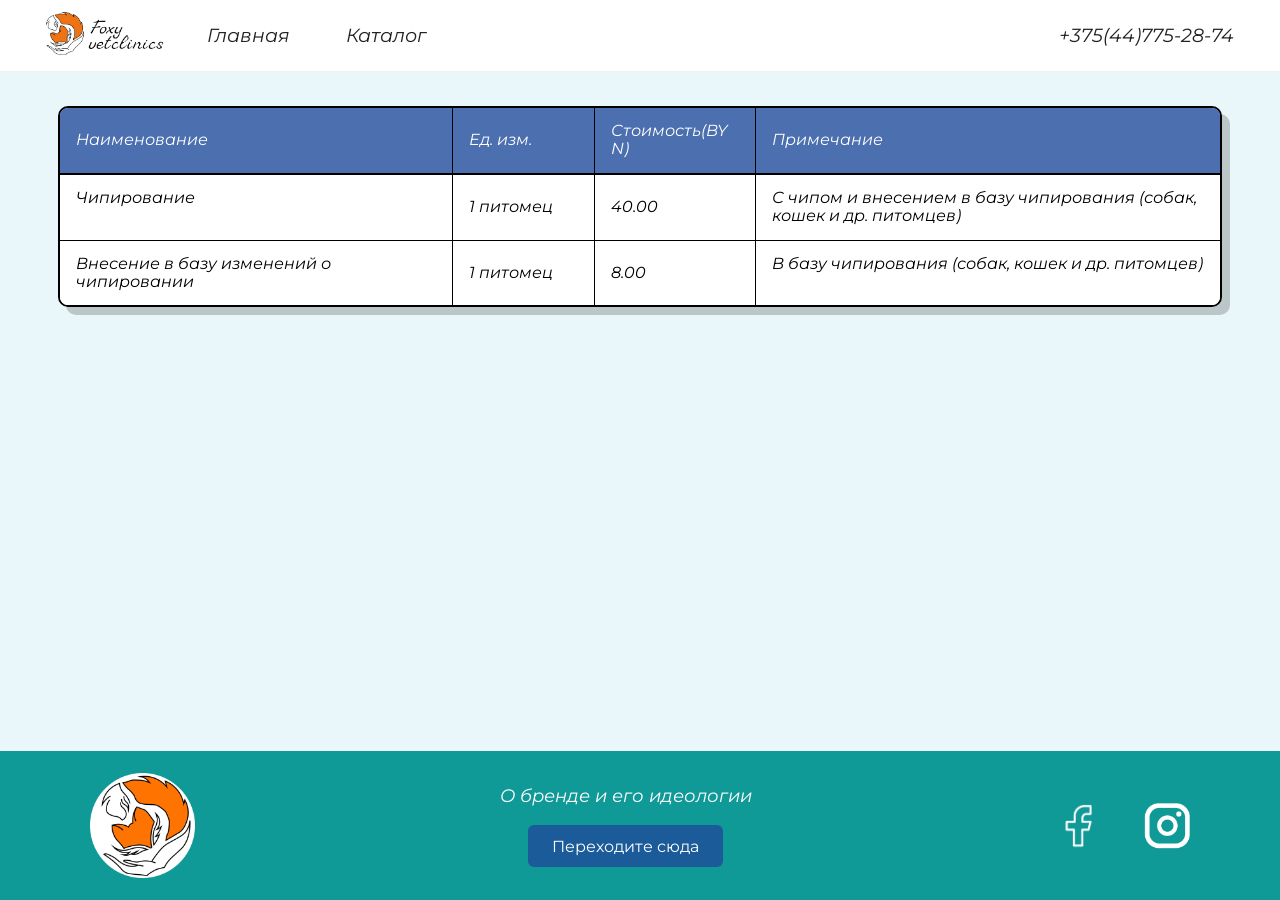
<file: 5.html>
<!DOCTYPE html>
<html lang="en">
<head>
    <meta charset="UTF-8">
    <meta name="viewport" content="width=device-width, initial-scale=1.0">
    <link rel="stylesheet" href="Foxy-vetclinics/styles/mycss.css">
    <link rel="apple-touch-icon" sizes="180x180" href="Foxy-vetclinics/files/logo-icon/icon192.png">
    <link rel="icon" type="image/png" sizes="32x32" href="Foxy-vetclinics/files/logo-icon/icon32.png">
    <link rel="icon" type="image/png" sizes="16x16" href="Foxy-vetclinics/files/logo-icon/icon15.png">
    <link rel="manifest" href="Foxy-vetclinics/files/logo-icon/site.webmanifest">
    <title>Foxy-vetclinics</title>
  </head>
  <style>
    html, body {
    height: 100%;
}
</style>
<body>
  <header>
    <div class="header-inner">
        <a href="index.html" class="logo">
            <img src="Foxy-vetclinics/files/logo.png" alt="Foxy Vetclinics">
        </a>

        <button class="burger" id="burger" aria-label="Открыть меню" aria-expanded="false">
            <span></span>
            <span></span>
            <span></span>
        </button>

        <nav class="nav" id="nav">
            <a href="index.html">Главная</a>
            <a href="pricing.html">Каталог</a>
            <a href="tel:+375447752874" class="header-phone">+375(44)775-28-74</a>
        </nav>
    </div>
</header>

<section class="price-section">
    <div class="price-wrap">
        <div class="price-table">

            <div class="price-row price-row-head">
                <div class="price-cell">Наименование</div>
                <div class="price-cell">Ед. изм.</div>
                <div class="price-cell">Стоимость(BYN)</div>
                <div class="price-cell">Примечание</div>
            </div>

            <div class="price-row">
                <div class="price-cell">Чипирование</div>
                <div class="price-cell">1 питомец</div>
                <div class="price-cell">40.00</div>
                <div class="price-cell">С чипом и внесением в базу чипирования (собак, кошек и др. питомцев)</div>
            </div>

            <div class="price-row">
                <div class="price-cell">Внесение в базу изменений о чипировании</div>
                <div class="price-cell">1 питомец</div>
                <div class="price-cell">8.00</div>
                <div class="price-cell">В базу чипирования (собак, кошек и др. питомцев)</div>
            </div>

        </div>
    </div>
</section>

  
   <footer>
<div class="footer-inner">
        <a href="index.html" class="footer-logo">
            <img src="Foxy-vetclinics/files/logofooter.png" alt="Foxy Vetclinics">
        </a>

        <div class="footer-center">
            <p>О бренде и его идеологии</p>
            <a href="#" class="footer-btn">Переходите сюда</a>
        </div>

        <div class="footer-socials">
            <a href="#" aria-label="Facebook" class="footer-social">
                <img src="Foxy-vetclinics/files/facebook.png" alt="Facebook">
            </a>
            <a href="#" aria-label="Instagram" class="footer-social">
                <img src="Foxy-vetclinics/files/inst.png" alt="Instagram">
            </a>
        </div>
    </div>
  </footer>
    <script>
document.addEventListener("DOMContentLoaded", function () {
    const burger = document.getElementById("burger");
    const nav = document.getElementById("nav");

    burger.addEventListener("click", function () {
        burger.classList.toggle("active");
        nav.classList.toggle("nav-open");

        const isOpen = nav.classList.contains("nav-open");
        burger.setAttribute("aria-expanded", isOpen ? "true" : "false");
    });

    document.addEventListener("click", function (e) {
        if (!burger.contains(e.target) && !nav.contains(e.target)) {
            burger.classList.remove("active");
            nav.classList.remove("nav-open");
            burger.setAttribute("aria-expanded", "false");
        }
    });
});
</script>
   </body>
    </html>
</file>
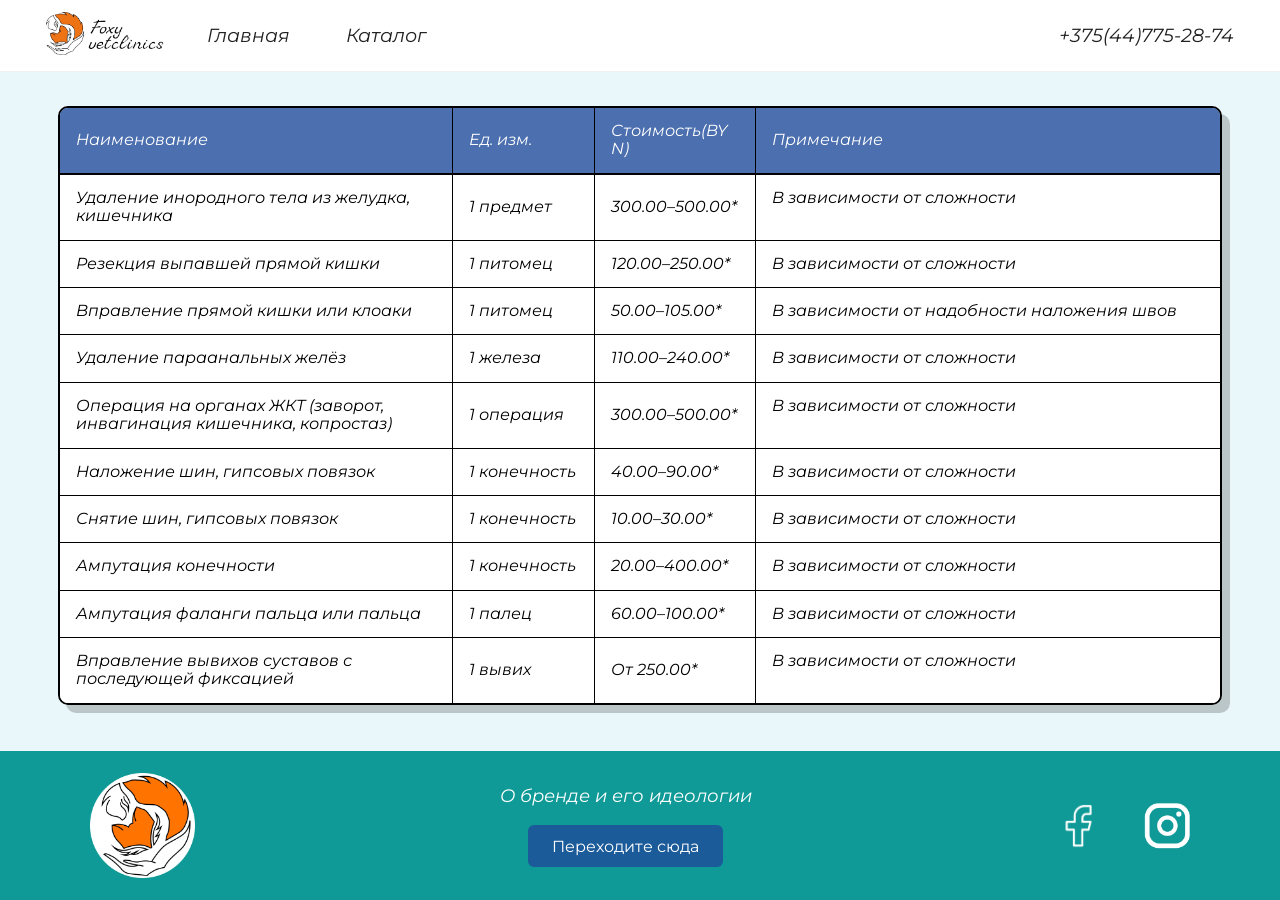
<file: 6.html>
<!DOCTYPE html>
<html lang="en">
<head>
    <meta charset="UTF-8">
    <meta name="viewport" content="width=device-width, initial-scale=1.0">
    <link rel="stylesheet" href="Foxy-vetclinics/styles/mycss.css">
    <link rel="apple-touch-icon" sizes="180x180" href="Foxy-vetclinics/files/logo-icon/icon192.png">
    <link rel="icon" type="image/png" sizes="32x32" href="Foxy-vetclinics/files/logo-icon/icon32.png">
    <link rel="icon" type="image/png" sizes="16x16" href="Foxy-vetclinics/files/logo-icon/icon15.png">
    <link rel="manifest" href="Foxy-vetclinics/files/logo-icon/site.webmanifest">
    <title>Foxy-vetclinics</title>
  </head>
  <style>
    html, body {
    height: 100%;
}
</style>
<body>
  <header>
    <div class="header-inner">
        <a href="index.html" class="logo">
            <img src="Foxy-vetclinics/files/logo.png" alt="Foxy Vetclinics">
        </a>

        <button class="burger" id="burger" aria-label="Открыть меню" aria-expanded="false">
            <span></span>
            <span></span>
            <span></span>
        </button>

        <nav class="nav" id="nav">
            <a href="index.html">Главная</a>
            <a href="pricing.html">Каталог</a>
            <a href="tel:+375447752874" class="header-phone">+375(44)775-28-74</a>
        </nav>
    </div>
</header>

<section class="price-section">
    <div class="price-wrap">
        <div class="price-table">


            <div class="price-row price-row-head">
                <div class="price-cell">Наименование</div>
                <div class="price-cell">Ед. изм.</div>
                <div class="price-cell">Стоимость(BYN)</div>
                <div class="price-cell">Примечание</div>
            </div>

            <div class="price-row">
                <div class="price-cell">Удаление инородного тела из желудка, кишечника</div>
                <div class="price-cell">1 предмет</div>
                <div class="price-cell">300.00–500.00*</div>
                <div class="price-cell">В зависимости от сложности</div>
            </div>

            <div class="price-row">
                <div class="price-cell">Резекция выпавшей прямой кишки</div>
                <div class="price-cell">1 питомец</div>
                <div class="price-cell">120.00–250.00*</div>
                <div class="price-cell">В зависимости от сложности</div>
            </div>

            <div class="price-row">
                <div class="price-cell">Вправление прямой кишки или клоаки</div>
                <div class="price-cell">1 питомец</div>
                <div class="price-cell">50.00–105.00*</div>
                <div class="price-cell">В зависимости от надобности наложения швов</div>
            </div>

            <div class="price-row">
                <div class="price-cell">Удаление параанальных желёз</div>
                <div class="price-cell">1 железа</div>
                <div class="price-cell">110.00–240.00*</div>
                <div class="price-cell">В зависимости от сложности</div>
            </div>

            <div class="price-row">
                <div class="price-cell">Операция на органах ЖКТ (заворот, инвагинация кишечника, копростаз)</div>
                <div class="price-cell">1 операция</div>
                <div class="price-cell">300.00–500.00*</div>
                <div class="price-cell">В зависимости от сложности</div>
            </div>

            <div class="price-row">
                <div class="price-cell">Наложение шин, гипсовых повязок</div>
                <div class="price-cell">1 конечность</div>
                <div class="price-cell">40.00–90.00*</div>
                <div class="price-cell">В зависимости от сложности</div>
            </div>

            <div class="price-row">
                <div class="price-cell">Снятие шин, гипсовых повязок</div>
                <div class="price-cell">1 конечность</div>
                <div class="price-cell">10.00–30.00*</div>
                <div class="price-cell">В зависимости от сложности</div>
            </div>

            <div class="price-row">
                <div class="price-cell">Ампутация конечности</div>
                <div class="price-cell">1 конечность</div>
                <div class="price-cell">20.00–400.00*</div>
                <div class="price-cell">В зависимости от сложности</div>
            </div>

            <div class="price-row">
                <div class="price-cell">Ампутация фаланги пальца или пальца</div>
                <div class="price-cell">1 палец</div>
                <div class="price-cell">60.00–100.00*</div>
                <div class="price-cell">В зависимости от сложности</div>
            </div>

            <div class="price-row">
                <div class="price-cell">Вправление вывихов суставов с последующей фиксацией</div>
                <div class="price-cell">1 вывих</div>
                <div class="price-cell">От 250.00*</div>
                <div class="price-cell">В зависимости от сложности</div>
            </div>

        </div>
    </div>
</section>

  
   <footer>
<div class="footer-inner">
        <a href="index.html" class="footer-logo">
            <img src="Foxy-vetclinics/files/logofooter.png" alt="Foxy Vetclinics">
        </a>

        <div class="footer-center">
            <p>О бренде и его идеологии</p>
            <a href="#" class="footer-btn">Переходите сюда</a>
        </div>

        <div class="footer-socials">
            <a href="#" aria-label="Facebook" class="footer-social">
                <img src="Foxy-vetclinics/files/facebook.png" alt="Facebook">
            </a>
            <a href="#" aria-label="Instagram" class="footer-social">
                <img src="Foxy-vetclinics/files/inst.png" alt="Instagram">
            </a>
        </div>
    </div>
  </footer>
    <script>
document.addEventListener("DOMContentLoaded", function () {
    const burger = document.getElementById("burger");
    const nav = document.getElementById("nav");

    burger.addEventListener("click", function () {
        burger.classList.toggle("active");
        nav.classList.toggle("nav-open");

        const isOpen = nav.classList.contains("nav-open");
        burger.setAttribute("aria-expanded", isOpen ? "true" : "false");
    });

    document.addEventListener("click", function (e) {
        if (!burger.contains(e.target) && !nav.contains(e.target)) {
            burger.classList.remove("active");
            nav.classList.remove("nav-open");
            burger.setAttribute("aria-expanded", "false");
        }
    });
});
</script>
   </body>
    </html>
</file>
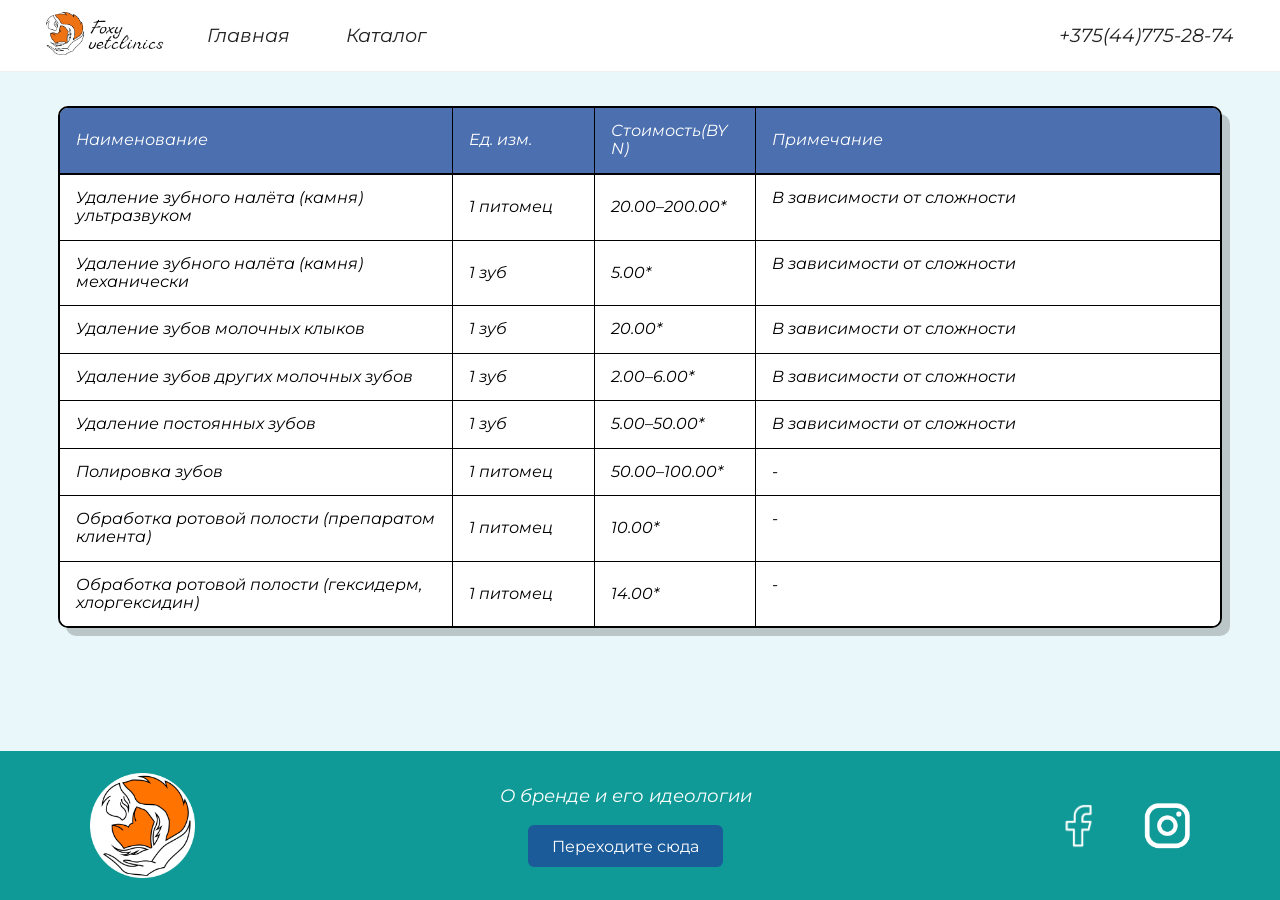
<file: 7.html>
<!DOCTYPE html>
<html lang="en">
<head>
    <meta charset="UTF-8">
    <meta name="viewport" content="width=device-width, initial-scale=1.0">
    <link rel="stylesheet" href="Foxy-vetclinics/styles/mycss.css">
    <link rel="apple-touch-icon" sizes="180x180" href="Foxy-vetclinics/files/logo-icon/icon192.png">
    <link rel="icon" type="image/png" sizes="32x32" href="Foxy-vetclinics/files/logo-icon/icon32.png">
    <link rel="icon" type="image/png" sizes="16x16" href="Foxy-vetclinics/files/logo-icon/icon15.png">
    <link rel="manifest" href="Foxy-vetclinics/files/logo-icon/site.webmanifest">
    <title>Foxy-vetclinics</title>
  </head>
  <style>
    html, body {
    height: 100%;
}
</style>
<body>
  <header>
    <div class="header-inner">
        <a href="index.html" class="logo">
            <img src="Foxy-vetclinics/files/logo.png" alt="Foxy Vetclinics">
        </a>

        <button class="burger" id="burger" aria-label="Открыть меню" aria-expanded="false">
            <span></span>
            <span></span>
            <span></span>
        </button>

        <nav class="nav" id="nav">
            <a href="index.html">Главная</a>
            <a href="pricing.html">Каталог</a>
            <a href="tel:+375447752874" class="header-phone">+375(44)775-28-74</a>
        </nav>
    </div>
</header>

<section class="price-section">
    <div class="price-wrap">
        <div class="price-table">

            <div class="price-row price-row-head">
                <div class="price-cell">Наименование</div>
                <div class="price-cell">Ед. изм.</div>
                <div class="price-cell">Стоимость(BYN)</div>
                <div class="price-cell">Примечание</div>
            </div>

            <div class="price-row">
                <div class="price-cell">Удаление зубного налёта (камня) ультразвуком</div>
                <div class="price-cell">1 питомец</div>
                <div class="price-cell">20.00–200.00*</div>
                <div class="price-cell">В зависимости от сложности</div>
            </div>

            <div class="price-row">
                <div class="price-cell">Удаление зубного налёта (камня) механически</div>
                <div class="price-cell">1 зуб</div>
                <div class="price-cell">5.00*</div>
                <div class="price-cell">В зависимости от сложности</div>
            </div>

            <div class="price-row">
                <div class="price-cell">Удаление зубов молочных клыков</div>
                <div class="price-cell">1 зуб</div>
                <div class="price-cell">20.00*</div>
                <div class="price-cell">В зависимости от сложности</div>
            </div>

            <div class="price-row">
                <div class="price-cell">Удаление зубов других молочных зубов</div>
                <div class="price-cell">1 зуб</div>
                <div class="price-cell">2.00–6.00*</div>
                <div class="price-cell">В зависимости от сложности</div>
            </div>

            <div class="price-row">
                <div class="price-cell">Удаление постоянных зубов</div>
                <div class="price-cell">1 зуб</div>
                <div class="price-cell">5.00–50.00*</div>
                <div class="price-cell">В зависимости от сложности</div>
            </div>

            <div class="price-row">
                <div class="price-cell">Полировка зубов</div>
                <div class="price-cell">1 питомец</div>
                <div class="price-cell">50.00–100.00*</div>
                <div class="price-cell">-</div>
            </div>

            <div class="price-row">
                <div class="price-cell">Обработка ротовой полости (препаратом клиента)</div>
                <div class="price-cell">1 питомец</div>
                <div class="price-cell">10.00*</div>
                <div class="price-cell">-</div>
            </div>

            <div class="price-row">
                <div class="price-cell">Обработка ротовой полости (гексидерм, хлоргексидин)</div>
                <div class="price-cell">1 питомец</div>
                <div class="price-cell">14.00*</div>
                <div class="price-cell">-</div>
            </div>

        </div>
    </div>
</section>

  
   <footer>
<div class="footer-inner">
        <a href="index.html" class="footer-logo">
            <img src="Foxy-vetclinics/files/logofooter.png" alt="Foxy Vetclinics">
        </a>

        <div class="footer-center">
            <p>О бренде и его идеологии</p>
            <a href="#" class="footer-btn">Переходите сюда</a>
        </div>

        <div class="footer-socials">
            <a href="#" aria-label="Facebook" class="footer-social">
                <img src="Foxy-vetclinics/files/facebook.png" alt="Facebook">
            </a>
            <a href="#" aria-label="Instagram" class="footer-social">
                <img src="Foxy-vetclinics/files/inst.png" alt="Instagram">
            </a>
        </div>
    </div>
  </footer>
    <script>
document.addEventListener("DOMContentLoaded", function () {
    const burger = document.getElementById("burger");
    const nav = document.getElementById("nav");

    burger.addEventListener("click", function () {
        burger.classList.toggle("active");
        nav.classList.toggle("nav-open");

        const isOpen = nav.classList.contains("nav-open");
        burger.setAttribute("aria-expanded", isOpen ? "true" : "false");
    });

    document.addEventListener("click", function (e) {
        if (!burger.contains(e.target) && !nav.contains(e.target)) {
            burger.classList.remove("active");
            nav.classList.remove("nav-open");
            burger.setAttribute("aria-expanded", "false");
        }
    });
});
</script>
   </body>
    </html>
</file>
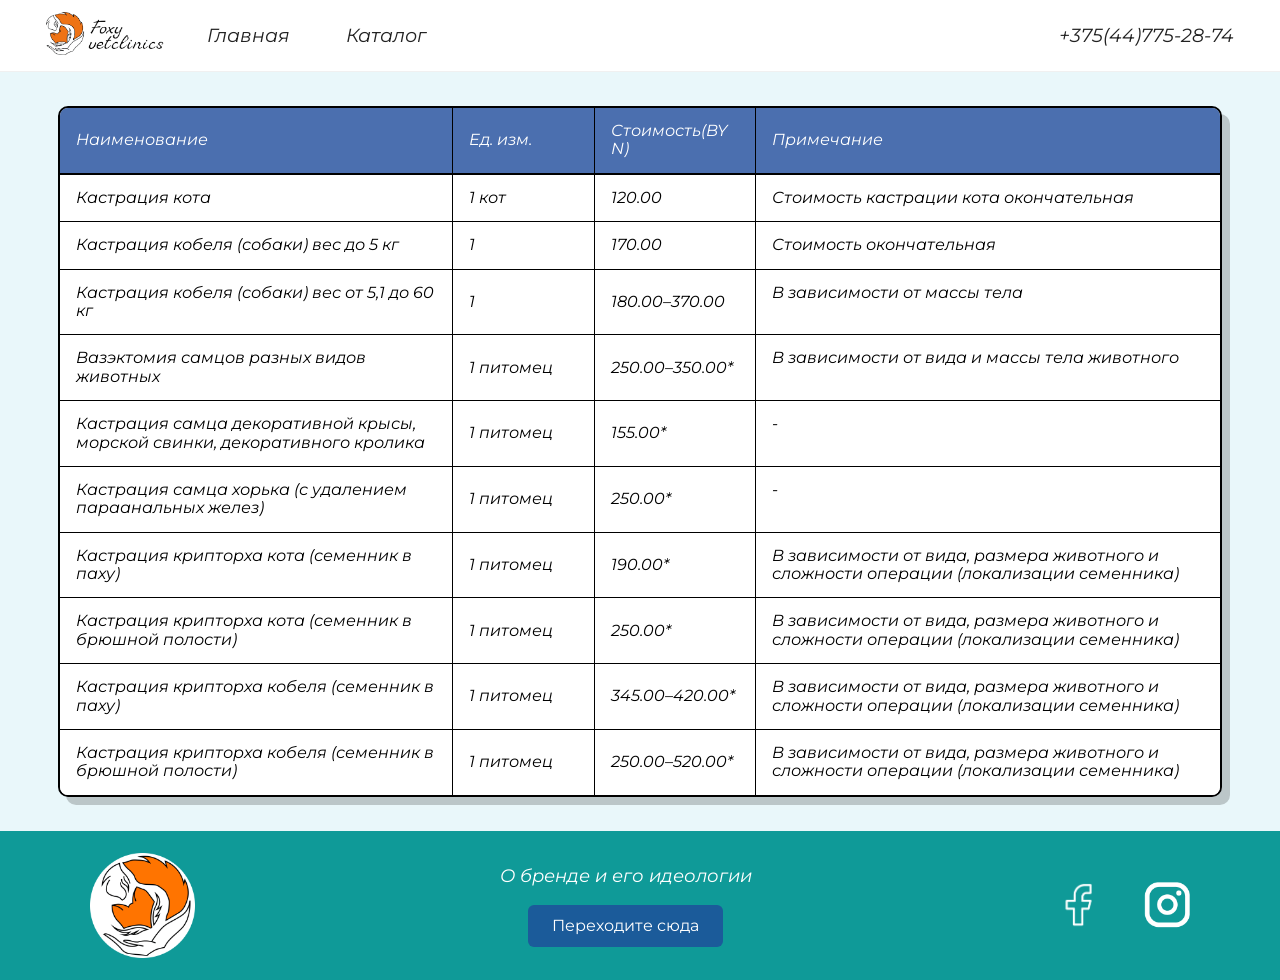
<file: 8.html>
<!DOCTYPE html>
<html lang="en">
<head>
    <meta charset="UTF-8">
    <meta name="viewport" content="width=device-width, initial-scale=1.0">
    <link rel="stylesheet" href="Foxy-vetclinics/styles/mycss.css">
    <link rel="apple-touch-icon" sizes="180x180" href="Foxy-vetclinics/files/logo-icon/icon192.png">
    <link rel="icon" type="image/png" sizes="32x32" href="Foxy-vetclinics/files/logo-icon/icon32.png">
    <link rel="icon" type="image/png" sizes="16x16" href="Foxy-vetclinics/files/logo-icon/icon15.png">
    <link rel="manifest" href="Foxy-vetclinics/files/logo-icon/site.webmanifest">
    <title>Foxy-vetclinics</title>
  </head>
  <style>
    html, body {
    height: 100%;
}
</style>
<body>
  <header>
    <div class="header-inner">
        <a href="index.html" class="logo">
            <img src="Foxy-vetclinics/files/logo.png" alt="Foxy Vetclinics">
        </a>

        <button class="burger" id="burger" aria-label="Открыть меню" aria-expanded="false">
            <span></span>
            <span></span>
            <span></span>
        </button>

        <nav class="nav" id="nav">
            <a href="index.html">Главная</a>
            <a href="pricing.html">Каталог</a>
            <a href="tel:+375447752874" class="header-phone">+375(44)775-28-74</a>
        </nav>
    </div>
</header>


<section class="price-section">
    <div class="price-wrap">
        <div class="price-table">

            <div class="price-row price-row-head">
                <div class="price-cell">Наименование</div>
                <div class="price-cell">Ед. изм.</div>
                <div class="price-cell">Стоимость(BYN)</div>
                <div class="price-cell">Примечание</div>
            </div>

            <div class="price-row">
                <div class="price-cell">Кастрация кота</div>
                <div class="price-cell">1 кот</div>
                <div class="price-cell">120.00</div>
                <div class="price-cell">Стоимость кастрации кота окончательная</div>
            </div>

            <div class="price-row">
                <div class="price-cell">Кастрация кобеля (собаки) вес до 5 кг</div>
                <div class="price-cell">1</div>
                <div class="price-cell">170.00</div>
                <div class="price-cell">Стоимость окончательная</div>
            </div>

            <div class="price-row">
                <div class="price-cell">Кастрация кобеля (собаки) вес от 5,1 до 60 кг</div>
                <div class="price-cell">1</div>
                <div class="price-cell">180.00–370.00</div>
                <div class="price-cell">В зависимости от массы тела</div>
            </div>

            <div class="price-row">
                <div class="price-cell">Вазэктомия самцов разных видов животных</div>
                <div class="price-cell">1 питомец</div>
                <div class="price-cell">250.00–350.00*</div>
                <div class="price-cell">В зависимости от вида и массы тела животного</div>
            </div>

            <div class="price-row">
                <div class="price-cell">Кастрация самца декоративной крысы, морской свинки, декоративного кролика</div>
                <div class="price-cell">1 питомец</div>
                <div class="price-cell">155.00*</div>
                <div class="price-cell">-</div>
            </div>

            <div class="price-row">
                <div class="price-cell">Кастрация самца хорька (с удалением параанальных желез)</div>
                <div class="price-cell">1 питомец</div>
                <div class="price-cell">250.00*</div>
                <div class="price-cell">-</div>
            </div>

            <div class="price-row">
                <div class="price-cell">Кастрация крипторха кота (семенник в паху)</div>
                <div class="price-cell">1 питомец</div>
                <div class="price-cell">190.00*</div>
                <div class="price-cell">В зависимости от вида, размера животного и сложности операции (локализации семенника)</div>
            </div>

            <div class="price-row">
                <div class="price-cell">Кастрация крипторха кота (семенник в брюшной полости)</div>
                <div class="price-cell">1 питомец</div>
                <div class="price-cell">250.00*</div>
                <div class="price-cell">В зависимости от вида, размера животного и сложности операции (локализации семенника)</div>
            </div>

            <div class="price-row">
                <div class="price-cell">Кастрация крипторха кобеля (семенник в паху)</div>
                <div class="price-cell">1 питомец</div>
                <div class="price-cell">345.00–420.00*</div>
                <div class="price-cell">В зависимости от вида, размера животного и сложности операции (локализации семенника)</div>
            </div>

            <div class="price-row">
                <div class="price-cell">Кастрация крипторха кобеля (семенник в брюшной полости)</div>
                <div class="price-cell">1 питомец</div>
                <div class="price-cell">250.00–520.00*</div>
                <div class="price-cell">В зависимости от вида, размера животного и сложности операции (локализации семенника)</div>
            </div>

        </div>
    </div>
</section>

  
   <footer>
<div class="footer-inner">
        <a href="index.html" class="footer-logo">
            <img src="Foxy-vetclinics/files/logofooter.png" alt="Foxy Vetclinics">
        </a>

        <div class="footer-center">
            <p>О бренде и его идеологии</p>
            <a href="#" class="footer-btn">Переходите сюда</a>
        </div>

        <div class="footer-socials">
            <a href="#" aria-label="Facebook" class="footer-social">
                <img src="Foxy-vetclinics/files/facebook.png" alt="Facebook">
            </a>
            <a href="#" aria-label="Instagram" class="footer-social">
                <img src="Foxy-vetclinics/files/inst.png" alt="Instagram">
            </a>
        </div>
    </div>
  </footer>
    <script>
document.addEventListener("DOMContentLoaded", function () {
    const burger = document.getElementById("burger");
    const nav = document.getElementById("nav");

    burger.addEventListener("click", function () {
        burger.classList.toggle("active");
        nav.classList.toggle("nav-open");

        const isOpen = nav.classList.contains("nav-open");
        burger.setAttribute("aria-expanded", isOpen ? "true" : "false");
    });

    document.addEventListener("click", function (e) {
        if (!burger.contains(e.target) && !nav.contains(e.target)) {
            burger.classList.remove("active");
            nav.classList.remove("nav-open");
            burger.setAttribute("aria-expanded", "false");
        }
    });
});
</script>
   </body>
    </html>
</file>
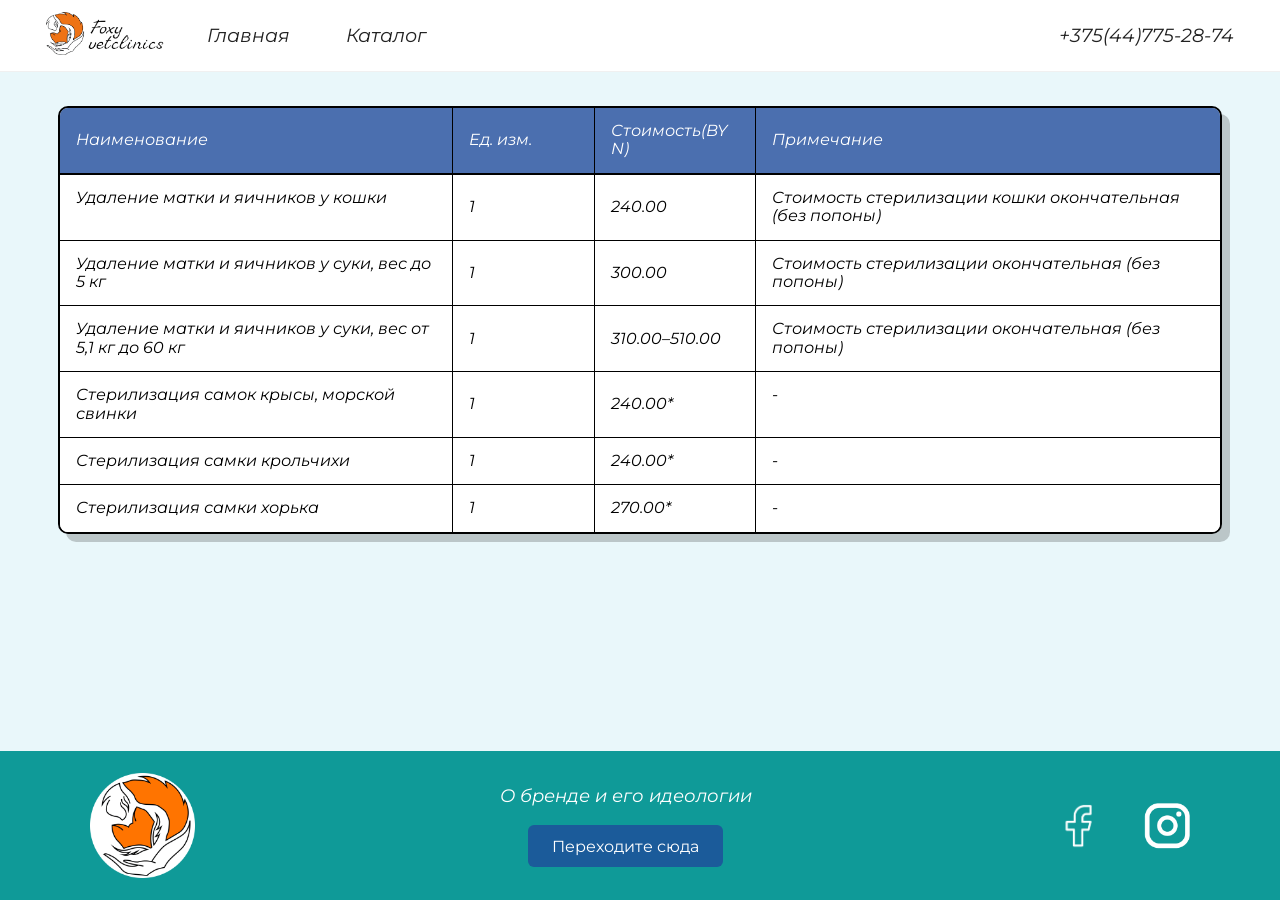
<file: 9.html>
<!DOCTYPE html>
<html lang="en">
<head>
    <meta charset="UTF-8">
    <meta name="viewport" content="width=device-width, initial-scale=1.0">
    <link rel="stylesheet" href="Foxy-vetclinics/styles/mycss.css">
    <link rel="apple-touch-icon" sizes="180x180" href="Foxy-vetclinics/files/logo-icon/icon192.png">
    <link rel="icon" type="image/png" sizes="32x32" href="Foxy-vetclinics/files/logo-icon/icon32.png">
    <link rel="icon" type="image/png" sizes="16x16" href="Foxy-vetclinics/files/logo-icon/icon15.png">
    <link rel="manifest" href="Foxy-vetclinics/files/logo-icon/site.webmanifest">
    <title>Foxy-vetclinics</title>
  </head>
  <style>
    html, body {
    height: 100%;
}
</style>
<body>
  <header>
    <div class="header-inner">
        <a href="index.html" class="logo">
            <img src="Foxy-vetclinics/files/logo.png" alt="Foxy Vetclinics">
        </a>

        <button class="burger" id="burger" aria-label="Открыть меню" aria-expanded="false">
            <span></span>
            <span></span>
            <span></span>
        </button>

        <nav class="nav" id="nav">
            <a href="index.html">Главная</a>
            <a href="pricing.html">Каталог</a>
            <a href="tel:+375447752874" class="header-phone">+375(44)775-28-74</a>
        </nav>
    </div>
</header>

<section class="price-section">
    <div class="price-wrap">
        <div class="price-table">

            <div class="price-row price-row-head">
                <div class="price-cell">Наименование</div>
                <div class="price-cell">Ед. изм.</div>
                <div class="price-cell">Стоимость(BYN)</div>
                <div class="price-cell">Примечание</div>
            </div>

            <div class="price-row">
                <div class="price-cell">Удаление матки и яичников у кошки</div>
                <div class="price-cell">1</div>
                <div class="price-cell">240.00</div>
                <div class="price-cell">Стоимость стерилизации кошки окончательная (без попоны)</div>
            </div>

            <div class="price-row">
                <div class="price-cell">Удаление матки и яичников у суки, вес до 5 кг</div>
                <div class="price-cell">1</div>
                <div class="price-cell">300.00</div>
                <div class="price-cell">Стоимость стерилизации окончательная (без попоны)</div>
            </div>

            <div class="price-row">
                <div class="price-cell">Удаление матки и яичников у суки, вес от 5,1 кг до 60 кг</div>
                <div class="price-cell">1</div>
                <div class="price-cell">310.00–510.00</div>
                <div class="price-cell">Стоимость стерилизации окончательная (без попоны)</div>
            </div>

            <div class="price-row">
                <div class="price-cell">Стерилизация самок крысы, морской свинки</div>
                <div class="price-cell">1</div>
                <div class="price-cell">240.00*</div>
                <div class="price-cell">-</div>
            </div>

            <div class="price-row">
                <div class="price-cell">Стерилизация самки крольчихи</div>
                <div class="price-cell">1</div>
                <div class="price-cell">240.00*</div>
                <div class="price-cell">-</div>
            </div>

            <div class="price-row">
                <div class="price-cell">Стерилизация самки хорька</div>
                <div class="price-cell">1</div>
                <div class="price-cell">270.00*</div>
                <div class="price-cell">-</div>
            </div>

        </div>
    </div>
</section>
  
   <footer>
<div class="footer-inner">
        <a href="index.html" class="footer-logo">
            <img src="Foxy-vetclinics/files/logofooter.png" alt="Foxy Vetclinics">
        </a>

        <div class="footer-center">
            <p>О бренде и его идеологии</p>
            <a href="#" class="footer-btn">Переходите сюда</a>
        </div>

        <div class="footer-socials">
            <a href="#" aria-label="Facebook" class="footer-social">
                <img src="Foxy-vetclinics/files/facebook.png" alt="Facebook">
            </a>
            <a href="#" aria-label="Instagram" class="footer-social">
                <img src="Foxy-vetclinics/files/inst.png" alt="Instagram">
            </a>
        </div>
    </div>
  </footer>
    <script>
document.addEventListener("DOMContentLoaded", function () {
    const burger = document.getElementById("burger");
    const nav = document.getElementById("nav");

    burger.addEventListener("click", function () {
        burger.classList.toggle("active");
        nav.classList.toggle("nav-open");

        const isOpen = nav.classList.contains("nav-open");
        burger.setAttribute("aria-expanded", isOpen ? "true" : "false");
    });

    document.addEventListener("click", function (e) {
        if (!burger.contains(e.target) && !nav.contains(e.target)) {
            burger.classList.remove("active");
            nav.classList.remove("nav-open");
            burger.setAttribute("aria-expanded", "false");
        }
    });
});
</script>
   </body>
    </html>
</file>
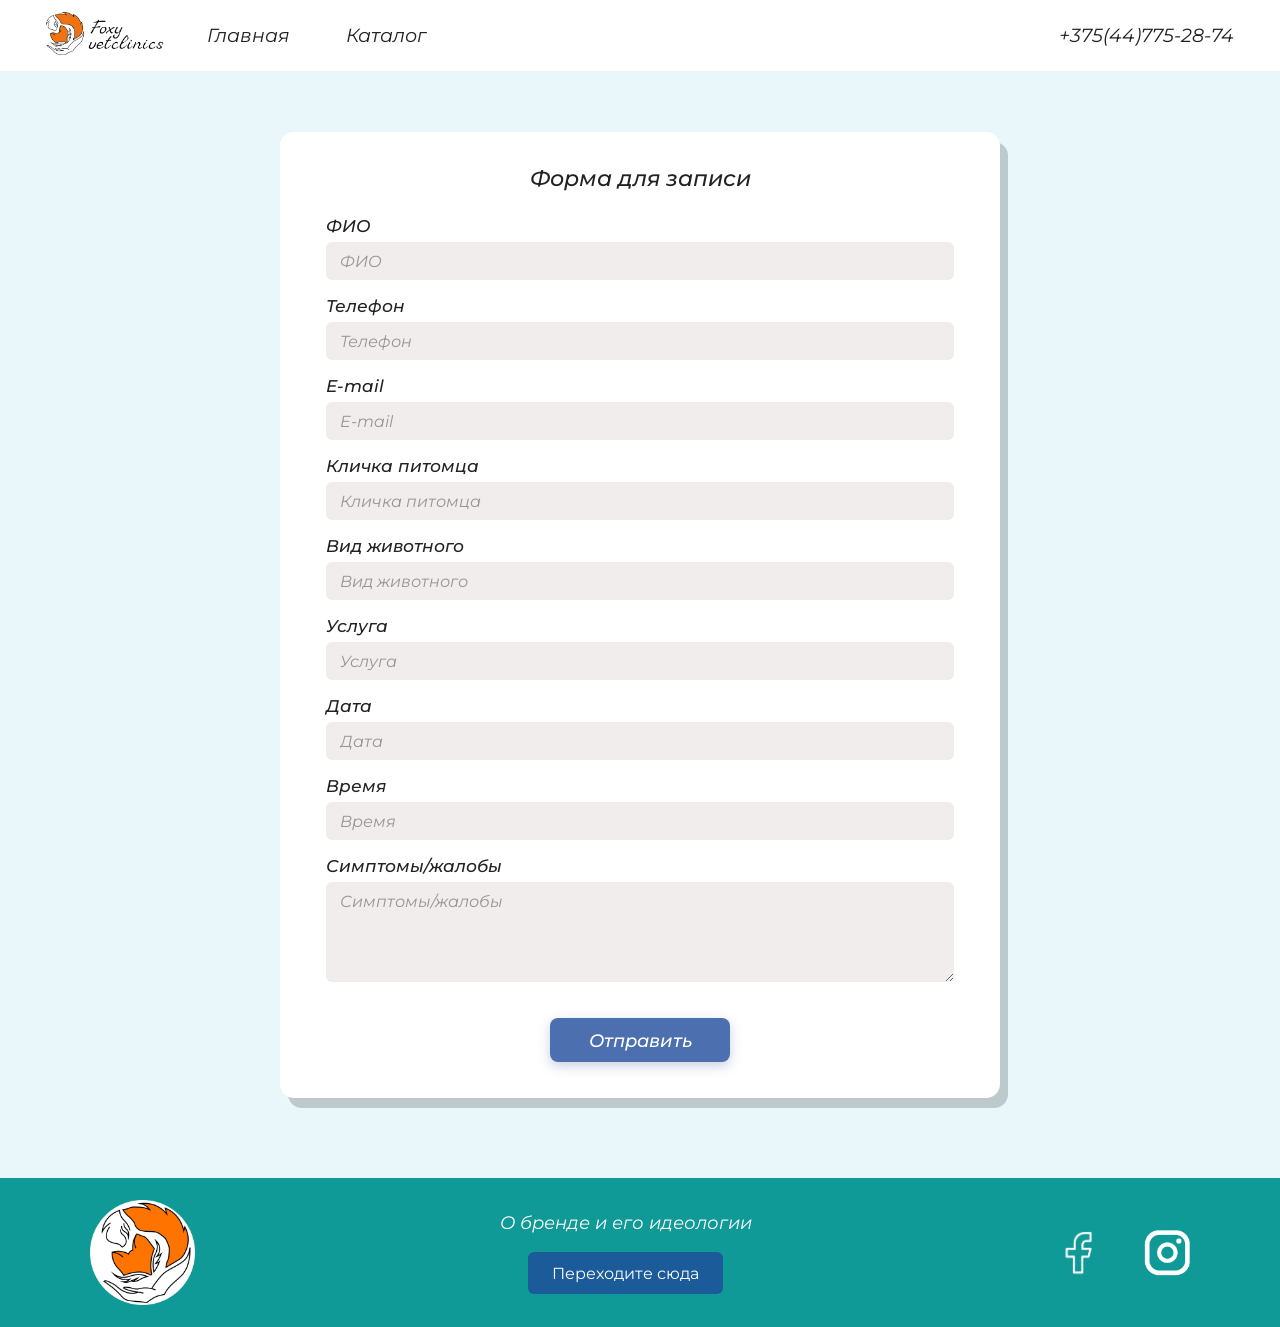
<file: form.html>
<!DOCTYPE html>
<html lang="en">
<head>
    <meta charset="UTF-8">
    <meta name="viewport" content="width=device-width, initial-scale=1.0">
    <link rel="stylesheet" href="Foxy-vetclinics/styles/mycss.css">
    <link rel="apple-touch-icon" sizes="180x180" href="Foxy-vetclinics/files/logo-icon/icon192.png">
    <link rel="icon" type="image/png" sizes="32x32" href="Foxy-vetclinics/files/logo-icon/icon32.png">
    <link rel="icon" type="image/png" sizes="16x16" href="Foxy-vetclinics/files/logo-icon/icon15.png">
    <link rel="manifest" href="Foxy-vetclinics/files/logo-icon/site.webmanifest">
    <title>Foxy-vetclinics</title>
  </head>
   <style>
    html, body {
    height: 100%;
}
</style> 

<body>
  <header>
    <div class="header-inner">
        <a href="index.html" class="logo">
            <img src="Foxy-vetclinics/files/logo.png" alt="Foxy Vetclinics">
        </a>

        <button class="burger" id="burger" aria-label="Открыть меню" aria-expanded="false">
            <span></span>
            <span></span>
            <span></span>
        </button>

        <nav class="nav" id="nav">
            <a href="index.html">Главная</a>
            <a href="pricing.html">Каталог</a>
            <a href="tel:+375447752874" class="header-phone">+375(44)775-28-74</a>
        </nav>
    </div>
</header>


<section class="booking-section">
    <div class="booking-card">
        <h1>Форма для записи</h1>

        <form class="booking-form" action="#" method="post">
            <div class="form-group">
                <label for="full-name">ФИО</label>
                <input type="text" id="full-name" name="full-name" placeholder="ФИО">
            </div>

            <div class="form-group">
                <label for="phone">Телефон</label>
                <input type="tel" id="phone" name="phone" placeholder="Телефон">
            </div>

            <div class="form-group">
                <label for="email">E-mail</label>
                <input type="email" id="email" name="email" placeholder="E-mail">
            </div>

            <div class="form-group">
                <label for="pet-name">Кличка питомца</label>
                <input type="text" id="pet-name" name="pet-name" placeholder="Кличка питомца">
            </div>

            <div class="form-group">
                <label for="animal-type">Вид животного</label>
                <input type="text" id="animal-type" name="animal-type" placeholder="Вид животного">
            </div>

            <div class="form-group">
                <label for="service">Услуга</label>
                <input type="text" id="service" name="service" placeholder="Услуга">
            </div>

            <div class="form-group">
                <label for="date">Дата</label>
                <input type="text" id="date" name="date" placeholder="Дата">
            </div>

            <div class="form-group">
                <label for="time">Время</label>
                <input type="text" id="time" name="time" placeholder="Время">
            </div>

            <div class="form-group">
                <label for="symptoms">Симптомы/жалобы</label>
                <textarea id="symptoms" name="symptoms" placeholder="Симптомы/жалобы"></textarea>
            </div>
            <button type="submit" class="booking-submit">Отправить</button>
        </form>
    </div>
</section>
  
   <footer>
<div class="footer-inner">
        <a href="index.html" class="footer-logo">
            <img src="Foxy-vetclinics/files/logofooter.png" alt="Foxy Vetclinics">
        </a>

        <div class="footer-center">
            <p>О бренде и его идеологии</p>
            <a href="#" class="footer-btn">Переходите сюда</a>
        </div>

        <div class="footer-socials">
            <a href="#" aria-label="Facebook" class="footer-social">
                <img src="Foxy-vetclinics/files/facebook.png" alt="Facebook">
            </a>
            <a href="#" aria-label="Instagram" class="footer-social">
                <img src="Foxy-vetclinics/files/inst.png" alt="Instagram">
            </a>
        </div>
    </div>
  </footer>
    <script>
document.addEventListener("DOMContentLoaded", function () {
    const burger = document.getElementById("burger");
    const nav = document.getElementById("nav");

    burger.addEventListener("click", function () {
        burger.classList.toggle("active");
        nav.classList.toggle("nav-open");

        const isOpen = nav.classList.contains("nav-open");
        burger.setAttribute("aria-expanded", isOpen ? "true" : "false");
    });

    document.addEventListener("click", function (e) {
        if (!burger.contains(e.target) && !nav.contains(e.target)) {
            burger.classList.remove("active");
            nav.classList.remove("nav-open");
            burger.setAttribute("aria-expanded", "false");
        }
    });
});
</script>
   </body>
    </html>
</file>
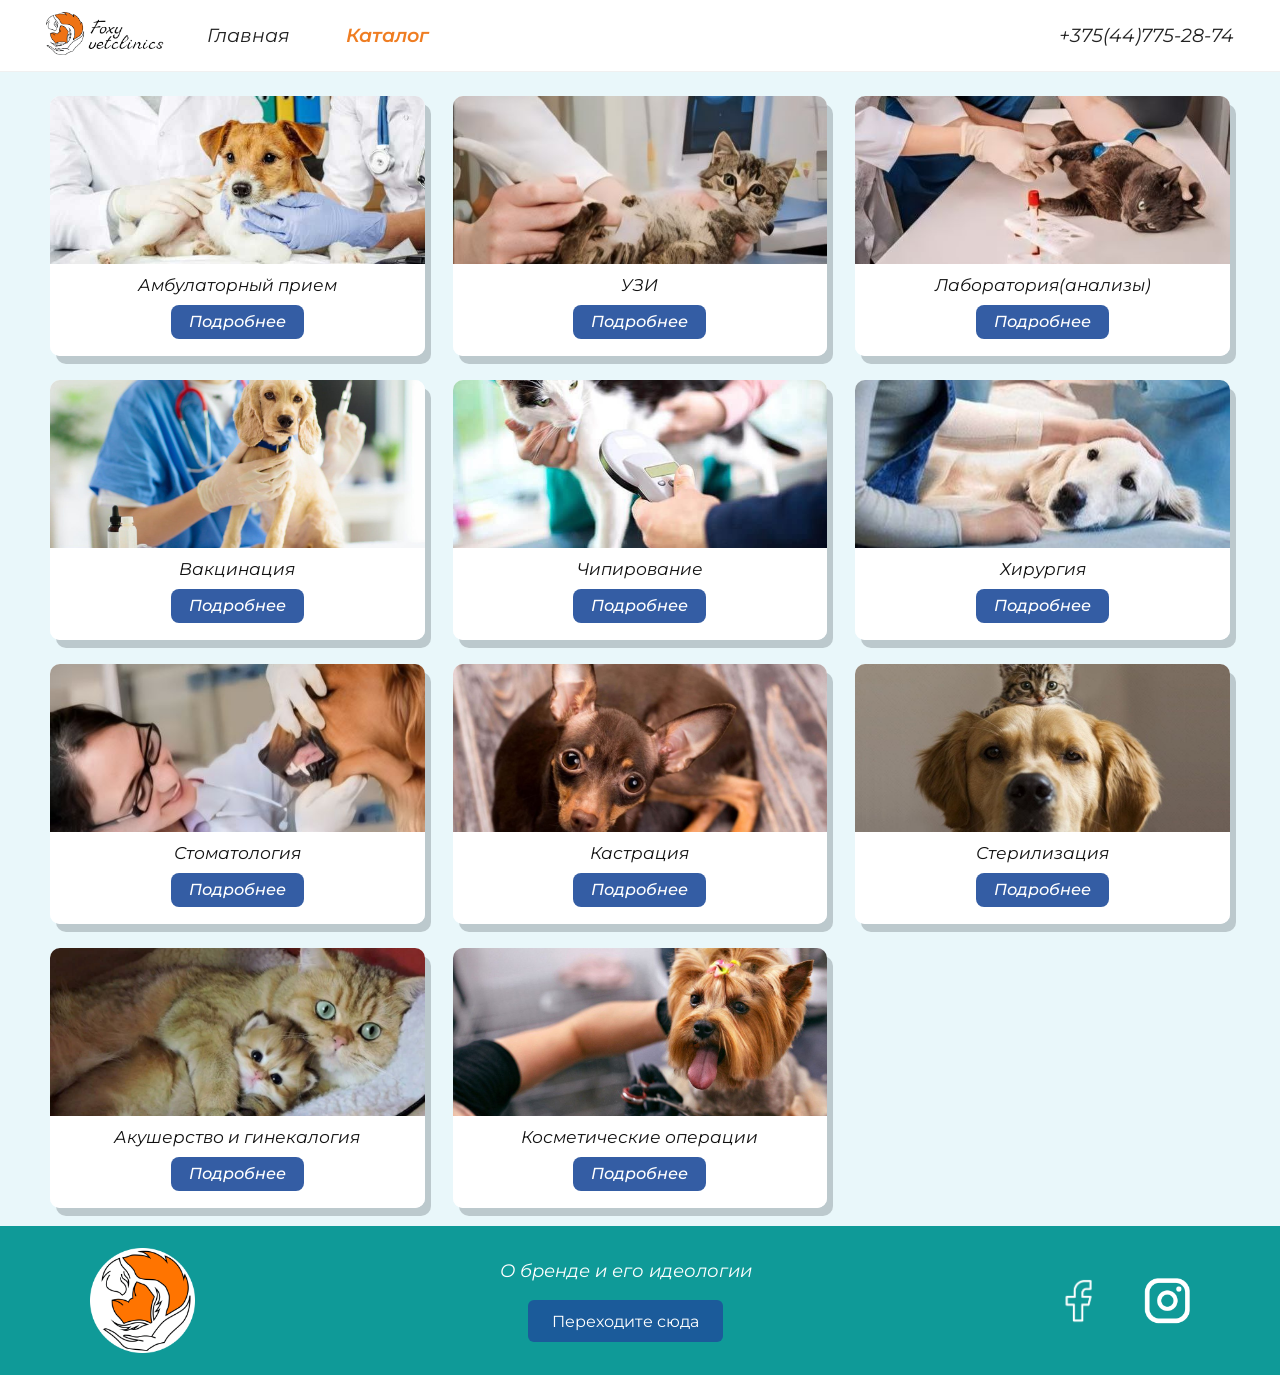
<file: pricing.html>
<!DOCTYPE html>
<html lang="en">
<head>
  <meta charset="UTF-8">
    <meta name="viewport" content="width=device-width, initial-scale=1.0">
    <link rel="stylesheet" href="Foxy-vetclinics/styles/mycss.css">
    <link rel="apple-touch-icon" sizes="180x180" href="Foxy-vetclinics/files/logo-icon/icon192.png">
    <link rel="icon" type="image/png" sizes="32x32" href="Foxy-vetclinics/files/logo-icon/icon32.png">
    <link rel="icon" type="image/png" sizes="16x16" href="Foxy-vetclinics/files/logo-icon/icon15.png">
    <link rel="manifest" href="Foxy-vetclinics/files/logo-icon/site.webmanifest">
    <title>Foxy-vetclinics</title>
  </head>
<body>
    <header>
    <div class="header-inner">
        <a href="index.html" class="logo">
            <img src="Foxy-vetclinics/files/logo.png" alt="Foxy Vetclinics">
        </a>

        <button class="burger" id="burger" aria-label="Открыть меню" aria-expanded="false">
            <span></span>
            <span></span>
            <span></span>
        </button>

        <nav class="nav" id="nav">
            <a href="index.html">Главная</a>
            <a href="pricing.html"  class="active">Каталог</a>
            <a href="tel:+375447752874" class="header-phone">+375(44)775-28-74</a>
        </nav>
    </div>
</header>

<section class="services-catalog">
    <div class="services-grid">

        <article class="service-card">
            <img src="Foxy-vetclinics/images/1.jpg" alt="Амбулаторный приём животных">
            <div class="service-card-body">
                <h3>Амбулаторный прием</h3>
                <a href="1.html" class="service-btn">Подробнее</a>
            </div>
        </article>

        <article class="service-card">
            <img src="Foxy-vetclinics/images/2.jpg" alt="УЗИ животных">
            <div class="service-card-body">
                <h3>УЗИ</h3>
                <a href="2.html" class="service-btn">Подробнее</a>
            </div>
        </article>

        <article class="service-card">
            <img src="Foxy-vetclinics/images/3.jpg" alt="Лаборатория анализов животных">
            <div class="service-card-body">
                <h3>Лаборатория(анализы)</h3>
                <a href="3.html" class="service-btn">Подробнее</a>
            </div>
        </article>

        <article class="service-card">
            <img src="Foxy-vetclinics/images/4.jpg" alt="Вакцинация животных">
            <div class="service-card-body">
                <h3>Вакцинация</h3>
                <a href="4.html" class="service-btn">Подробнее</a>
            </div>
        </article>

        <article class="service-card">
            <img src="Foxy-vetclinics/images/5.jpg" alt="Чипирование животных">
            <div class="service-card-body">
                <h3>Чипирование</h3>
                <a href="5.html" class="service-btn">Подробнее</a>
            </div>
        </article>

        <article class="service-card">
            <img src="Foxy-vetclinics/images/6.jpg" alt="Хирургические операции у животных">
            <div class="service-card-body">
                <h3>Хирургия</h3>
                <a href="6.html" class="service-btn">Подробнее</a>
            </div>
        </article>

        <article class="service-card">
            <img src="Foxy-vetclinics/images/7.jpg" alt="Стоматология у животных">
            <div class="service-card-body">
                <h3>Стоматология</h3>
                <a href="7.html" class="service-btn">Подробнее</a>
            </div>
        </article>

        <article class="service-card">
            <img src="Foxy-vetclinics/images/8.jpg" alt="Кастрация животных">
            <div class="service-card-body">
                <h3>Кастрация</h3>
                <a href="8.html" class="service-btn">Подробнее</a>
            </div>
        </article>

        <article class="service-card">
            <img src="Foxy-vetclinics/images/9.jpg" alt="Стерилизация животных">
            <div class="service-card-body">
                <h3>Стерилизация</h3>
                <a href="9.html" class="service-btn">Подробнее</a>
            </div>
        </article>

        <article class="service-card">
            <img src="Foxy-vetclinics/images/10.jpg" alt="Акушерство и гинекология для животных">
            <div class="service-card-body">
                <h3>Акушерство и гинекалогия</h3>
                <a href="10.html" class="service-btn">Подробнее</a>
            </div>
        </article>

        <article class="service-card">
            <img src="Foxy-vetclinics/images/11.jpg" alt="Косметические операции животных">
            <div class="service-card-body">
                <h3>Косметические операции</h3>
                <a href="11.html" class="service-btn">Подробнее</a>
            </div>
        </article>

    </div>
</section>

  <footer>
<div class="footer-inner">
        <a href="index.html" class="footer-logo">
            <img src="Foxy-vetclinics/files/logofooter.png" alt="Foxy Vetclinics">
        </a>

        <div class="footer-center">
            <p>О бренде и его идеологии</p>
            <a href="#" class="footer-btn">Переходите сюда</a>
        </div>

        <div class="footer-socials">
            <a href="#" aria-label="Facebook" class="footer-social">
                <img src="Foxy-vetclinics/files/facebook.png" alt="Facebook">
            </a>
            <a href="#" aria-label="Instagram" class="footer-social">
                <img src="Foxy-vetclinics/files/inst.png" alt="Instagram">
            </a>
        </div>
    </div>
    </footer>
      <script>
document.addEventListener("DOMContentLoaded", function () {
    const burger = document.getElementById("burger");
    const nav = document.getElementById("nav");

    burger.addEventListener("click", function () {
        burger.classList.toggle("active");
        nav.classList.toggle("nav-open");

        const isOpen = nav.classList.contains("nav-open");
        burger.setAttribute("aria-expanded", isOpen ? "true" : "false");
    });

    document.addEventListener("click", function (e) {
        if (!burger.contains(e.target) && !nav.contains(e.target)) {
            burger.classList.remove("active");
            nav.classList.remove("nav-open");
            burger.setAttribute("aria-expanded", "false");
        }
    });
});
</script>
</body>
</html>
</file>
<file: Foxy-vetclinics/styles/mycss.css>
@import url('https://fonts.googleapis.com/css2?family=Montserrat:ital,wght@0,300;0,400;0,500;0,600;1,400;1,500&display=swap');

* {
    margin: 0;
    padding: 0;
    box-sizing: border-box;
}

body {
    font-family: 'Montserrat', sans-serif;
    background: #E9F7FA;
   color: #222;
    padding-top: 72px;
    display: flex;
    flex-direction: column;
    min-height: 100vh;
}
a {
    text-decoration: none;
    color: inherit;
}

img {
    display: block;
    max-width: 100%;
}

header {
    position: fixed;
    top: 0;
    left: 0;
    width: 100%;
    height: 72px;
    z-index: 1000;
    background: #ffffff;
    border-bottom: 1px solid rgba(0, 0, 0, 0.06);
}

.header-inner {
    margin: 0 10px;
    height: 100%;
    padding: 0 36px;
    display: flex;
    align-items: center;
    gap: 40px;
}


.logo {
    flex-shrink: 0;
    display: flex;
    align-items: center;
}

.logo img {
    height: 48px;
    width: auto;
}


.nav {
    flex: 1;
    display: flex;
    align-items: center;
    gap: 56px;
}

.nav a {
    font-size: 19px;
    font-style: italic;
    font-weight: 400;
    color: #222;
    transition: 0.2s;
}

.nav a:hover {
      transform: translateY(-10%);
}

.nav a.active {
    color: #ef7d22;
    font-weight: 600;
}

.header-phone {
    margin-left: auto;
    white-space: nowrap;
    font-size: 18px;
    font-style: italic;
}


.mainscreen {
    position: relative;
    width: 100%;
    min-height: calc(100vh - 72px);
    display: flex;
    align-items: center;
    justify-content: center;
    overflow: hidden;
}

.mainscreen img {
    position: absolute;
    inset: 0;
    width: 100%;
    height: 100%;
    object-fit: cover;
    object-position: center -600px;
    z-index: 1;
}

.mainscreen h1 {
    position: relative;
    z-index: 2;
    color: #fff;
    font-size: clamp(42px, 5vw, 72px);
    line-height: 1.2;
    font-style: italic;
    font-weight: 400;
    text-align: center;
    max-width: 760px;
    margin-top: -120px;
}


.btn {
    position: absolute;
    z-index: 2;
    left: 50%;
    top: 66%;
    transform: translateX(-50%);
    display: flex;
    align-items: center;
    justify-content: center;
    min-width: 180px;
    height: 44px;
    padding: 0 28px;
    background:rgb(30,76,155, 0.8);
    color: #fff;
    border-radius: 8px;
    font-size: 18px;
    font-style: italic;
    font-weight: 500;
    box-shadow: 0 4px 12px rgba(43, 73, 146, 0.25);
    transition: 0.2s;
}

.btn:hover {
    transform: translateX(-50%) translateY(-2px);
    box-shadow: 0 6px 16px rgba(43, 73, 146, 0.35);
}

.sale {
    position: relative;
    width: 100%;
    background: #E9F7FA;
    padding: 50px 90px;
    overflow: hidden;
}

.sale-slider {
    width: 100%;
    overflow: hidden;
}

.sale-track {
    display: flex;
    width: 100%;
    transition: transform 0.7s ease;
    will-change: transform;
}

.sale-card {
    flex: 0 0 100%;
    width: 100%;
    display: flex;
    align-items: center;
    justify-content: center;
    gap: 48px;
    padding: 0 70px;
    min-height: 420px;
}

.sale-card img {
    display: block;
    width: 340px;
    max-width: 34%;
    height: auto;
    max-height: 320px;
    object-fit: contain;
    flex-shrink: 0;
}

.sale-text {
    flex: 0 1 700px;
    max-width: 700px;
    color: #000000;
}

.sale-text h3 {
    font-size: 2rem;
    line-height: 1.15;
    font-style: italic;
    font-weight: 500;
    margin-bottom: 18px;
    color: #000000;
}

.sale-text p {
    font-size: 1rem;
    line-height: 1.35;
    font-style: italic;
    font-weight: 400;
    color: #000000;
}

.sale-arrow {
    position: absolute;
    top: 50%;
    transform: translateY(-50%);
    width: 42px;
    height: 42px;
    font-size: 38px;
    border: none;
    background: transparent;
    color: rgba(80, 80, 80, 0.85);
    cursor: pointer;
    z-index: 10;
    display: flex;
    align-items: center;
    justify-content: center;
    transition: 0.2s;
}

.sale-arrow:hover {
    color: rgba(30, 30, 30, 1);
    transform: translateY(-50%) scale(1.08);
}

.sale-arrow-left {
    left: 30px;
}

.sale-arrow-right {
    right: 30px;
}

.partner {
    width: 100%;
    background: #E9F7FA;
    padding: 92px 30px 18px;
}

.partner h2 {
    text-align: center;
    font-size: 2.6rem;
    font-style: italic;
    font-weight: 500;
    color: #111;
    margin-bottom: 50px; 
}

.partner-list {
    width: 100%;
    max-width: 1300px;     
    margin: 0 auto;
    display: flex;
    justify-content: space-between;
    padding: 0 60px;      
}
.partner-item {
    width: 150px;
    display: flex;
    flex-direction: column;
    align-items: center;
    text-align: center;
    flex: 0 0 auto;
}

.partner-item img {
    width: 160px;
    height: 160px;
    object-fit: cover;
    border-radius: 50%;
    margin-bottom: 16px;
}

.partner-item p {
    font-size: 1.4rem;
    line-height: 1.15;
    color: #010101;
}

.reviews {
    width: 100%;
    background: #E9F7FA;
    padding: 80px 65px 60px;
}

.reviews h2 {
    text-align: center;
    font-size: 2.6rem;
    font-style: italic;
    font-weight: 500;
    color: #111;
    margin-bottom: 58px;
}

.reviews-grid {
    display: grid;
    grid-template-columns: 1fr 1fr;
    gap: 42px 38px;
}

.review-card {
    position: relative;
    background: #ffffff;
    border: 1px solid #ffffff;
    border-radius: 16px;
    box-shadow: 6px 10px 0 rgba(122, 134, 140, 0.45);
     padding: 24px 22px 20px;
}

.review-card-small {
    min-height: auto;     
    padding-bottom: 20px; 
}

.review-card-wide {
    grid-column: 1 / 3;
    min-height: 185px;
    padding-right: 120px;
}

.review-card h3 {
    font-size: 1.2rem;
    font-weight: 500;
    color: #000000;
    margin-bottom: 16px;
}

.review-card p {
    font-size: 1rem;
    line-height: 1.18;
    font-weight: 400;
    color: #000000;
    max-width: 95%;
}

.review-avatar {
    position: absolute;
    top: -32px;
    right: -28px;
    width: 118px;
    height: 118px;
    border-radius: 50%;
    background: #ffffff;
    border: 8px solid #ffffff;
    box-shadow: 3px 4px 0 rgba(122, 134, 140, 0.45);
    overflow: hidden;
}

.review-avatar img {
    width: 100%;
    height: 100%;
    object-fit: cover;
    border-radius: 50%;
}


.contacts {
    width: 100%;
    background: #E9F7FA;
    padding: 48px 65px 70px;
}

.contacts-card {
    max-width: 1320px;
    margin: 0 auto;
    background: #f7f7f7;
    border-radius: 14px;
    box-shadow: 8px 10px 0 rgba(122, 134, 140, 0.45);
    padding: 28px 30px;
    display: flex;
    align-items: stretch;
    gap: 34px;
}

.contacts-map-wrap {
    flex: 0 0 70%;
    min-height: 480px;
    border-radius: 6px;
    overflow: hidden;
}

#map {
    width: 100%;
    height: 100%;
    min-height: 480px;
}

.contacts-info {
    flex: 1;
    display: flex;
    flex-direction: column;
    justify-content: center;
    padding: 6px 0 6px 40px; 
}

.contacts-item {
    margin-bottom: 16px;
}

.contacts-item:last-of-type {
    margin-bottom: 0;
}

.contacts-item h3 {
    font-size: 1.3rem;   
    font-style: italic;
    font-weight: 600;
    margin-bottom: 3px;
}

.contacts-item p {
    font-size: 1.05rem;  
    font-style: italic;
    line-height: 1.25;
}

.contacts-socials {
    display: flex;
    align-items: center;
    gap: 28px;
    margin-top: 10px;
    padding-left: 54px;
}

.social-link {
    width: 42px;
    height: 42px;
    display: inline-flex;
    align-items: center;
    justify-content: center;
    transition: transform 0.2s ease;
}

.social-link:hover {
    transform: translateY(-3px);
}

.social-link img {
    width: 100%;
    height: 100%;
    object-fit: contain;
}
    
.leaflet-container {
    font-family: 'Montserrat', sans-serif;
}

.leaflet-control-attribution {
   display: none;}

footer {
    margin-top: auto;
    width: 100%;
    background: #0f9a98;
    padding: 22px 40px;
}

.footer-inner {
    max-width: 1100px; 
    margin: 0 auto;
    display: flex;
    align-items: center;
    justify-content: space-between;
    gap: 40px;
}

.footer-logo {
    flex: 0 0 auto;
    display: flex;
    align-items: center;
}

.footer-logo img {
    width: 105px;
    height: 105px;
    object-fit: contain;
}

.footer-center {
    display: flex;
    flex-direction: column;
    align-items: center;
    justify-content: center;
    gap: 18px;
    text-align: center;
}

.footer-center p {
    font-size: 1.15rem;
    font-style: italic;
    font-weight: 400;
    color: #ffffff;
}

.footer-btn {
    display: inline-flex;
    align-items: center;
    justify-content: center;
    min-width: 185px;
    height: 42px;
    padding: 0 24px;
    background: rgb(30,76,155, 0.8); 
    color: #ffffff;
    border-radius: 6px;
    font-size: 1rem;
    font-style: normal;
    font-weight: 400;
    transition: 0.2s;
}

.footer-btn:hover {
    transform: translateY(-2px);
    box-shadow: 0 4px 12px rgba(18, 45, 92, 0.25);
}

.footer-socials {
    display: flex;
    align-items: center;
    gap: 42px;
}

.footer-social {
    display: flex;
    align-items: center;
    justify-content: center;
}

.footer-social img {
    width: 46px;
    height: 46px;
    object-fit: contain;
    transition: 0.2s;
}

.footer-social:hover img {
    transform: translateY(-2px);
}

.services-catalog {
    width: 100%;
    padding: 24px 28px 18px;
}

.services-grid {
    max-width: 1180px;
    margin: 0 auto;
    display: grid;
    grid-template-columns: repeat(3, 1fr);
    gap: 24px 28px;
    align-items: start;
}

.service-card {
    background: #ffffff;
    border-radius: 10px;
    overflow: hidden;
    box-shadow: 6px 8px 0 rgba(133, 145, 149, 0.45);
    transition: transform 0.2s ease, box-shadow 0.2s ease;
}

.service-card:hover {
    transform: translateY(-4px);
    box-shadow: 10px 10px 0 rgba(133, 145, 149, 0.5);
}

.service-card img {
    width: 100%;
    height: 168px;
    object-fit: cover;
    display: block;
}

.service-card-body {
    background: #ffffff;
    padding: 12px 14px 14px;
    display: flex;
    flex-direction: column;
    align-items: center;
    min-height: 92px;
}

.service-card-body h3 {
    margin: 0 0 10px;
    font-size: 1.05rem;
    line-height: 1.15;
    font-style: italic;
    font-weight: 400;
    color: #111111;
    text-align: center;
}

.service-btn {
    display: inline-flex;
    align-items: center;
    justify-content: center;
    min-width: 130px;
    height: 34px;
    padding: 0 18px;
    border-radius: 8px;
    background: rgb(30, 76, 155, 0.9);
    color: #ffffff;
    font-size: 1rem;
    line-height: 1;
    font-style: italic;
    font-weight: 500;
    transition: all 0.2s ease;
}

.service-btn:hover {
    transform: translateY(-2px);
    box-shadow: 0 5px 12px rgba(43, 73, 146, 0.3);
}

.price-section {
    width: 100%;
    background: #E9F7FA;
    padding: 34px 58px;
}

.price-wrap {
    max-width: 1460px;
    margin: 0 auto;
}

.price-table {
    width: 100%;
    border: 2px solid #000000;
    border-radius: 10px;
    overflow: hidden;
    box-shadow: 8px 8px 0 rgba(0, 0, 0, 0.2);
    background: #ffffff;
}

.price-row {
    display: grid;
    grid-template-columns: 1.1fr 0.4fr 0.45fr 1.3fr;
}

.price-cell {
    background: #ffffff;
    color: #000000;
    font-size: 1rem;
    line-height: 1.15;
    font-style: italic;
    font-weight: 400;
    padding: 14px 16px;
    border-right: 1px solid #000000;
    border-bottom: 1px solid #000000;
    display: flex;
    align-items: flex-start;
    word-break: break-word;
    overflow-wrap: anywhere;
    min-width: 0;
}

.price-row .price-cell:last-child {
    border-right: none;
}

.price-row:last-child .price-cell {
    border-bottom: none;
}

.price-row-head .price-cell {
    background: rgb(30, 76, 155, 0.8);
    color: #ffffff;
    border-bottom: 2px solid #000000;
    align-items: center;
}

.price-row .price-cell:nth-child(2),
.price-row .price-cell:nth-child(3) {
    white-space: normal;
    align-items: center;
}

.price-row-head .price-cell:nth-child(2),
.price-row-head .price-cell:nth-child(3) {
    align-items: center;
}


.booking-section {
    width: 100%;
    background: #E9F7FA;
    padding: 60px 20px 80px;
}
.booking-card {
    max-width: 720px;   
    width: 100%;
    margin: 0 auto;
    background: #ffffff;
    border-radius: 14px;
    box-shadow: 8px 10px 0 rgba(133, 145, 149, 0.45);
    padding: 32px 46px 36px; 
}

.booking-card h1 {
    margin-bottom: 24px;
    text-align: center;
    font-size: 1.4rem;
    font-style: italic;
    font-weight: 500;
}

.booking-form {
    display: flex;
    flex-direction: column;
    gap: 16px;
}

.form-group {
    display: flex;
    flex-direction: column;
    gap: 6px;
}

.form-group label {
    font-size: 1.05rem;
    font-style: italic;
    font-weight: 500;
}

.form-group input,
.form-group textarea {
    width: 100%;
    border: none;
    outline: none;
    background: #f1eded;
    border-radius: 6px;
    padding: 0 14px;
    font-family: 'Montserrat', sans-serif;
    font-size: 1rem;
    font-style: italic;
}

.form-group input {
    height: 38px;
}

.form-group textarea {
    min-height: 100px;
    padding: 10px 14px;
    resize: vertical;
}

.form-group input::placeholder,
.form-group textarea::placeholder {
    color: #9a9494;
}

.form-group input:focus,
.form-group textarea:focus {
    background: #ece7e7;
}
.booking-submit {
    display: flex;
    align-items: center;
    justify-content: center;
    margin: 20px auto 0;   
    
    min-width: 180px;
    height: 44px;
    padding: 0 28px;

    background: rgba(30, 76, 155, 0.8);
    color: #ffffff;

    border: none;
    border-radius: 8px;

    font-size: 1.1rem;
    font-style: italic;
    font-weight: 500;
    font-family: 'Montserrat', sans-serif;

    cursor: pointer;
    transition: all 0.2s ease;

    box-shadow: 0 4px 12px rgba(43, 73, 146, 0.25);
}

.booking-submit:hover {
    transform: translateY(-2px);
    box-shadow: 0 6px 16px rgba(43, 73, 146, 0.35);
}

.burger {
    display: none;
    margin-left: auto;
    width: 44px;
    height: 44px;
    border: none;
    border-radius: 12px;
    background: #4f79bf;
    cursor: pointer;
    padding: 0;
    position: relative;
    z-index: 1201;
    align-items: center;
    justify-content: center;
    flex-direction: column;
    gap: 6px;
    box-shadow: 0 4px 12px rgba(43, 73, 146, 0.25);
}

.burger span {
    display: block;
    width: 28px;
    height: 3px;
    background: #ffffff;
    border-radius: 3px;
    transition: 0.25s ease;
}



.sale-card .sale-img-desktop {
    display: block;
}

.sale-card .sale-img-mobile {
    display: none;
}


@media (max-width: 768px) {
    body {
        padding-top: 74px;
    }

    header {
        height: 74px;
    }

    .header-inner {
        margin: 0;
        padding: 0 14px;
        gap: 12px;
        justify-content: space-between;
    }

    .logo img {
        height: 42px;
        width: auto;
    }

    .burger {
        display: inline-flex;
        flex-shrink: 0;
    }

    .nav {
        position: absolute;
        top: 80px;
        right: 10px;
        width: calc(100% - 20px);
        max-width: 340px;
        background: #f3f3f3;
        border-radius: 10px;
        padding: 18px 20px;
        display: flex;
        flex-direction: column;
        align-items: center;
        text-align: center;
        gap: 12px;
        box-shadow: 0 10px 24px rgba(0, 0, 0, 0.18);
        z-index: 1200;

        opacity: 0;
        visibility: hidden;
        pointer-events: none;
        transform: translateY(-10px);
        transition: opacity 0.25s ease, visibility 0.25s ease, transform 0.25s ease;
    }

    .nav.nav-open {
        opacity: 1;
        visibility: visible;
        pointer-events: auto;
        transform: translateY(0);
    }

    .nav a {
        width: 100%;
        text-align: center;
        font-size: 18px;
        line-height: 1.2;
        font-style: italic;
        font-weight: 500;
    }

    .header-phone {
        margin-left: 0;
        white-space: normal;
        font-size: 18px;
    }

    .nav a:hover {
        transform: none;
    }

    .burger.active span:nth-child(1) {
        transform: translateY(9px) rotate(45deg);
    }

    .burger.active span:nth-child(2) {
        opacity: 0;
    }

    .burger.active span:nth-child(3) {
        transform: translateY(-9px) rotate(-45deg);
    }




    
/*ГЛАВНЫЙ ЭКРАН*/

    .mainscreen {
        position: relative;
        height: 550px; 
        padding: 0 14px;
        display: flex;
        align-items: center;  
        justify-content: center; 
        overflow: hidden;
        min-height: 0;
        
    }

    .mainscreen img {
        position: absolute;
        inset: 0;
        width: 100%;
        transform: scale(1.8);
        object-fit: cover;
        object-position: 90px  28%;

    }

    .mainscreen-content {
        position: relative;
        z-index: 2;

        display: flex;
        flex-direction: column;
        align-items: center;
        gap: 18px; /* расстояние между текстом и кнопкой */

        text-align: center;
    }

    .mainscreen h1 {
        margin: 0;

        font-size: clamp(32px, 8.5vw, 44px);
        line-height: 1.2;
        max-width: 320px;

        color: #ffffff;
    }

    .btn {
        position: static; /* убираем absolute! */
        transform: none;

        min-width: 170px;
        height: 42px;

        font-size: 16px;
        border-radius: 10px;

        background: rgba(79, 121, 191, 0.9);
        box-shadow: 0 4px 14px rgba(43, 73, 146, 0.28);
    }

    .btn:hover {
        transform: none;
    }

    




/*КАРУСЕЛЬ АКЦИЙ*/ 

    .sale {
        padding: 46px 10px 34px;
    }

    .sale-slider {
        overflow: hidden;
    }

    .sale-track {
        display: flex;
        transition: transform 0.7s ease;
    }

    .sale-card {
        flex: 0 0 100%;
        width: 100%;
        min-height: auto;
        padding: 0 26px;
        display: flex;
        flex-direction: column;
        align-items: stretch;
        justify-content: flex-start;
        gap: 18px;
    }

      .sale-card img {
        width: 100% !important;
        max-width: 100% !important;
        height: auto;
    }

     .sale-img-desktop {
        display: none !important;
    }

    .sale-img-mobile {
        display: block !important;
        width: 100%;
        height: auto;
        max-width: 100%;
        object-fit: cover;
        flex-shrink: 0;
    }

    .sale-text {
        flex: none;
        max-width: 100%;
        width: 100%;
        text-align: left;
        color: #000000;
    }

    .sale-text h3 {
        font-size: 1rem;
        line-height: 1.22;
        margin-bottom: 14px;
        font-style: italic;
     
    }

    .sale-text p {
        font-size: 0.92rem;
        line-height: 1.18;
        font-style: italic;
      
    }

    .sale-arrow {
        width: 28px;
        height: 28px;
        font-size: 26px;
        color: rgba(140, 140, 140, 0.9);
        top: 50%;
    }

    .sale-arrow-left {
        left: 4px;
    }

    .sale-arrow-right {
        right: 4px;
    }

    .sale-arrow:hover {
        transform: translateY(-50%);
        color: rgba(100, 100, 100, 0.9);
    }


/*НАШИ ПАРТНЕРЫ*/


    .partner {
        padding: 40px 0px 20px;
    }

    .partner h2 {
        font-size: 26px;
         font-weight: 00;
        margin-bottom: 30px;
        text-align: center;
    }

    .partner-list {
        display: grid;
        grid-template-columns: repeat(6, 1fr); 
         gap: 28px 10px;
        justify-items: center;
    }

    .partner-item {
        grid-column: span 2; 
        display: flex;
        flex-direction: column;
        align-items: center;
        text-align: center;
    }


    .partner-item:nth-child(4) {
        grid-column: 2 / span 2;
    }

    .partner-item:nth-child(5) {
        grid-column: 4 / span 2;
    }

    /* кружки */
    .partner-item img {
        width: 110px;
        height: 110px;
        border-radius: 50%;
        object-fit: cover;
        margin-bottom: 12px;
    }

    .partner-item p {
        font-size: 15px;
        line-height: 1.1;
    }



    
/*ОТЗЫВЫ*/


    .reviews {
        padding: 80px 30px 50px;
    }

    .reviews h2 {
        font-size: 26px;
        font-weight: 500;
        margin-bottom: 30px;
        text-align: center;
    }

    /* 🔥 УБИРАЕМ СЕТКУ */
    .reviews-grid {
        display: flex;
        flex-direction: column;
        gap: 46px;
    }

    /* 🔥 ВСЕ КАРТОЧКИ ОДИНАКОВЫЕ */
    .review-card,
    .review-card-wide,
    .review-card-small {
        width: 100%;
        padding: 20px 40px 18px 18px;

        border-radius: 14px;
        box-shadow: 6px 8px 0 rgba(122, 134, 140, 0.4);

        position: relative;
    }

    /* 🔥 АВАТАР */
    .review-avatar {
        position: absolute;
        top: -28px;
        right: -12px;

        width: 80px;
        height: 80px;

        border: 6px solid #ffffff;
        box-shadow: 3px 4px 0 rgba(122, 134, 140, 0.4);
    }

    /* 🔥 ИМЯ */
    .review-card h3 {
        font-size: 16px;
        font-weight: 600;
        margin-bottom: 12px;
    }

    /* 🔥 ТЕКСТ */
    .review-card p {
        font-size: 14px;
        line-height: 1.25;
        max-width: 100%;
    }



    /*КОНТАКТЫ*/

    .contacts {
        padding: 10px 30px 40px;
    }

    .contacts-card {
        
        margin: 0 auto;
        padding: 16px 14px 20px;

        display: flex;
        flex-direction: column;
        align-items: center;
        gap: 18px;

        border-radius: 16px;
        box-shadow: 6px 8px 0 rgba(122, 134, 140, 0.35);
    }

    .contacts-map-wrap {
        width: 100%;
        min-height: auto;
        flex: none;
        border-radius: 6px;
        overflow: hidden;
    }

    #map {
        width: 100%;
        height: 190px;
        min-height: 190px;
    }

    .contacts-info {
        width: 100%;
        padding: 0;
        display: flex;
        flex-direction: column;
        align-items: center;
        text-align: center;
    }

    .contacts-item {
        margin-bottom: 16px;
    }

    .contacts-item h3 {
        font-size: 15px;
        line-height: 1.2;
        font-style: italic;
        font-weight: 600;
        margin-bottom: 4px;
    }

    .contacts-item p {
        font-size: 14px;
        line-height: 1.2;
        font-style: italic;
    }
    

    

    .contacts-socials {
        margin-top: 6px;
        padding-left: 0;
        justify-content: center;
        gap: 34px;
    }

    .social-link {
        width: 42px;
        height: 42px;
    }

    .social-link img {
        width: 100%;
        height: 100%;
        object-fit: contain;
    }

footer {
        padding: 14px 12px;
    }

    .footer-inner {
        max-width: 100%;
        gap: 10px;
        align-items: center;
        justify-content: space-between;
    }

    .footer-logo img {
        width: 58px;
        height: 58px;
    }

    .footer-center {
        flex: 1;
        gap: 8px;
    }

    .footer-center p {
        font-size: 11px;
        line-height: 1.15;
        font-weight: 500;
    }

    .footer-btn {
        min-width: 112px;
        height: 28px;
        padding: 0 12px;
        font-size: 11px;
        border-radius: 7px;
    }

    .footer-socials {
        gap: 12px;
        flex-shrink: 0;
    }

    .footer-social img {
        width: 28px;
        height: 28px;
    }





/*КАТАЛОГ*/

    .services-catalog {
        width: 100%;
        padding: 22px 16px 24px;
    }

    .services-grid {
        max-width: 100%;
        margin: 0 auto;
        display: grid;
        grid-template-columns: repeat(2, 1fr);
        gap: 18px 16px;
        align-items: start;
    }

    .service-card {
        border-radius: 12px;
        overflow: hidden;
        box-shadow: 5px 7px 0 rgba(133, 145, 149, 0.35);
    }

    .service-card img {
        width: 100%;
        object-fit: cover;
        display: block;
    }

    .service-card-body {
        padding: 10px 10px 12px;
        min-height: auto;
        gap: 8px;
    }

    .service-card-body h3 {
        margin: 0;
        font-size: 14px;
        line-height: 1.15;
        text-align: center;
    }

    .service-btn {
        min-width: 96px;
        height: 24px;
        padding: 0 12px;
        border-radius: 8px;
        font-size: 12px;
    }







/*УСЛУГИ*/

    .price-section {
        padding: 18px 12px 24px;
    }

    .price-wrap {
        max-width: 100%;
    }

    .price-table {
        width: 100%;
        border-width: 1.5px;
        border-radius: 8px;
        box-shadow: 4px 5px 0 rgba(0, 0, 0, 0.18);
        overflow: hidden;
    }

    .price-row {
        grid-template-columns: 1.15fr 0.7fr 0.9fr 1.2fr;
    }

    .price-cell {
        padding: 8px 6px;
        font-size: 0.72rem;
        line-height: 1.15;
        border-right: 1px solid rgba(0, 0, 0, 0.55);
        border-bottom: 1px solid rgba(0, 0, 0, 0.55);
        align-items: flex-start;
    }

    .price-row-head .price-cell {
        padding: 7px 6px;
        font-size: 0.7rem;
        line-height: 1.1;
        border-bottom: 1.5px solid rgba(0, 0, 0, 0.75);
    }

    .price-row .price-cell:nth-child(2),
    .price-row .price-cell:nth-child(3),
    .price-row-head .price-cell:nth-child(2),
    .price-row-head .price-cell:nth-child(3) {
        justify-content: center;
        text-align: center;
    }

    .price-row .price-cell:nth-child(1),
    .price-row .price-cell:nth-child(4) {
        text-align: left;
    }


    /*ФОРМА*/

    .booking-section {
        padding: 38px 24px 38px;
    }

    .booking-card {
        max-width: 100%;
        padding: 20px 14px 18px;
        border-radius: 22px;
        box-shadow: 6px 8px 0 rgba(133, 145, 149, 0.35);
    }

    .booking-card h1 {
        margin-bottom: 18px;
        font-size: 1.05rem;
        line-height: 1.2;
        font-weight: 600;
        text-align: center;
    }

    .booking-form {
        gap: 12px;
    }

    .form-group {
        gap: 5px;
    }

    .form-group label {
        font-size: 0.86rem;
        line-height: 1.15;
        font-style: italic;
        font-weight: 500;
        padding-left: 6px;
    }

    .form-group input,
    .form-group textarea {
        width: 100%;
        font-size: 0.84rem;
        border-radius: 8px;
        background: #ebe7e7;
        padding: 0 12px;
    }

    .form-group input {
        height: 34px;
    }

    .form-group textarea {
        min-height: 64px;
        padding: 10px 12px;
        resize: none;
    }

    .form-group input::placeholder,
    .form-group textarea::placeholder {
        color: #b1abab;
        font-size: 0.82rem;
    }

    .booking-submit {
        min-width: 150px;
        height: 38px;
        margin-top: 10px;
        font-size: 0.95rem;
        border-radius: 10px;
    }
}
</file>
